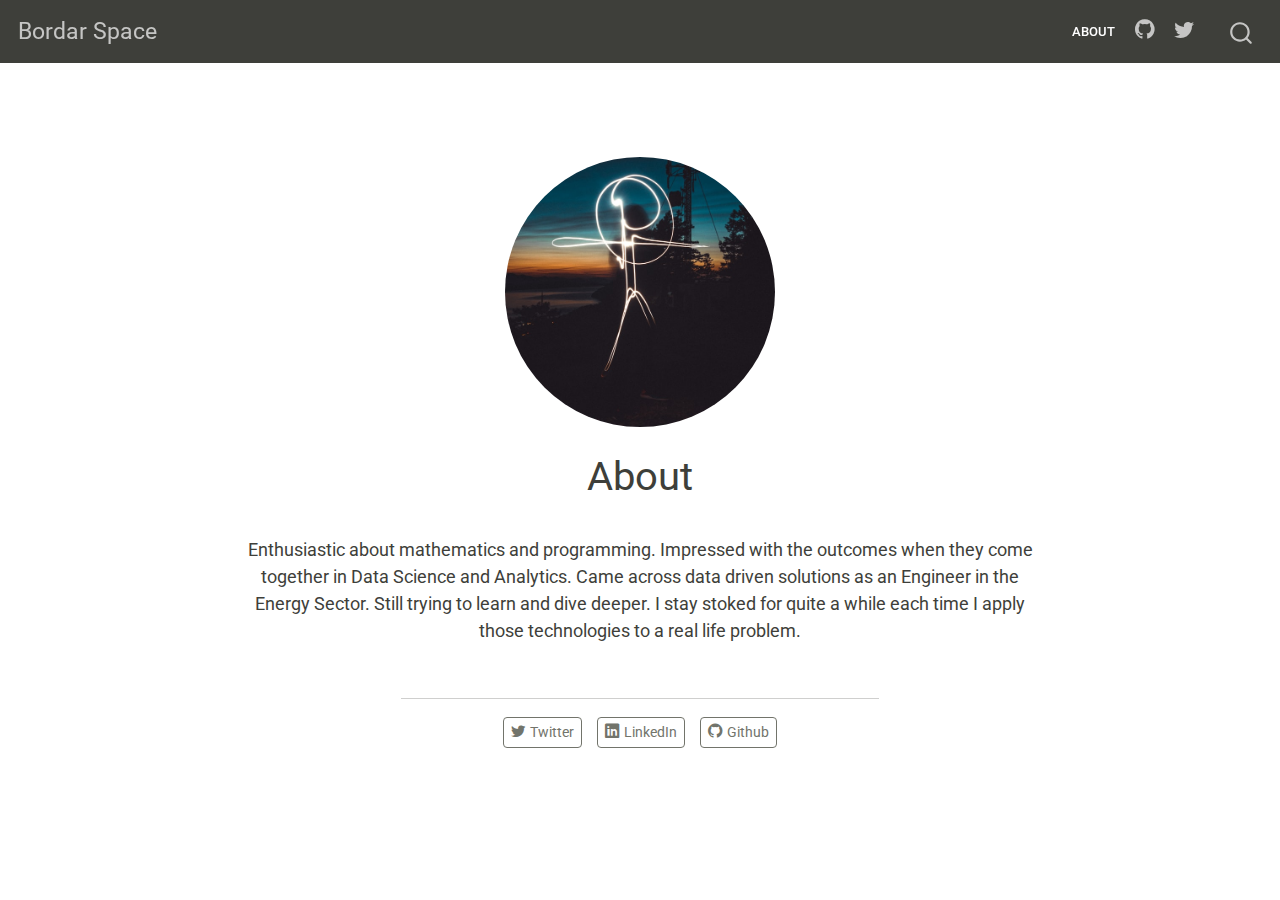
<file: about.html>
<!DOCTYPE html>
<html xmlns="http://www.w3.org/1999/xhtml" lang="en" xml:lang="en"><head>

<meta charset="utf-8">
<meta name="generator" content="quarto-1.1.251">

<meta name="viewport" content="width=device-width, initial-scale=1.0, user-scalable=yes">


<title>Bordar Space - About</title>
<style>
code{white-space: pre-wrap;}
span.smallcaps{font-variant: small-caps;}
div.columns{display: flex; gap: min(4vw, 1.5em);}
div.column{flex: auto; overflow-x: auto;}
div.hanging-indent{margin-left: 1.5em; text-indent: -1.5em;}
ul.task-list{list-style: none;}
ul.task-list li input[type="checkbox"] {
  width: 0.8em;
  margin: 0 0.8em 0.2em -1.6em;
  vertical-align: middle;
}
</style>


<script src="site_libs/quarto-nav/quarto-nav.js"></script>
<script src="site_libs/quarto-nav/headroom.min.js"></script>
<script src="site_libs/clipboard/clipboard.min.js"></script>
<script src="site_libs/quarto-search/autocomplete.umd.js"></script>
<script src="site_libs/quarto-search/fuse.min.js"></script>
<script src="site_libs/quarto-search/quarto-search.js"></script>
<meta name="quarto:offset" content="./">
<link href="./images/logo.png" rel="icon" type="image/png">
<script src="site_libs/quarto-html/quarto.js"></script>
<script src="site_libs/quarto-html/popper.min.js"></script>
<script src="site_libs/quarto-html/tippy.umd.min.js"></script>
<link href="site_libs/quarto-html/tippy.css" rel="stylesheet">
<link href="site_libs/quarto-html/quarto-syntax-highlighting.css" rel="stylesheet" id="quarto-text-highlighting-styles">
<script src="site_libs/bootstrap/bootstrap.min.js"></script>
<link href="site_libs/bootstrap/bootstrap-icons.css" rel="stylesheet">
<link href="site_libs/bootstrap/bootstrap.min.css" rel="stylesheet" id="quarto-bootstrap" data-mode="light">
<script id="quarto-search-options" type="application/json">{
  "location": "navbar",
  "copy-button": false,
  "collapse-after": 3,
  "panel-placement": "end",
  "type": "overlay",
  "limit": 20,
  "language": {
    "search-no-results-text": "No results",
    "search-matching-documents-text": "matching documents",
    "search-copy-link-title": "Copy link to search",
    "search-hide-matches-text": "Hide additional matches",
    "search-more-match-text": "more match in this document",
    "search-more-matches-text": "more matches in this document",
    "search-clear-button-title": "Clear",
    "search-detached-cancel-button-title": "Cancel",
    "search-submit-button-title": "Submit"
  }
}</script>


<link rel="stylesheet" href="styles.css">
</head>

<body class="nav-fixed fullcontent">

<div id="quarto-search-results"></div>
  <header id="quarto-header" class="headroom fixed-top">
    <nav class="navbar navbar-expand-lg navbar-dark ">
      <div class="navbar-container container-fluid">
      <div class="navbar-brand-container">
    <a class="navbar-brand" href="./index.html">
    <span class="navbar-title">Bordar Space</span>
    </a>
  </div>
          <button class="navbar-toggler" type="button" data-bs-toggle="collapse" data-bs-target="#navbarCollapse" aria-controls="navbarCollapse" aria-expanded="false" aria-label="Toggle navigation" onclick="if (window.quartoToggleHeadroom) { window.quartoToggleHeadroom(); }">
  <span class="navbar-toggler-icon"></span>
</button>
          <div class="collapse navbar-collapse" id="navbarCollapse">
            <ul class="navbar-nav navbar-nav-scroll ms-auto">
  <li class="nav-item">
    <a class="nav-link active" href="./about.html" aria-current="page">About</a>
  </li>  
  <li class="nav-item compact">
    <a class="nav-link" href="https://github.com/"><i class="bi bi-github" role="img">
</i> 
 </a>
  </li>  
  <li class="nav-item compact">
    <a class="nav-link" href="https://twitter.com"><i class="bi bi-twitter" role="img">
</i> 
 </a>
  </li>  
</ul>
              <div id="quarto-search" class="" title="Search"></div>
          </div> <!-- /navcollapse -->
      </div> <!-- /container-fluid -->
    </nav>
</header>
<!-- content -->
<div id="quarto-content" class="quarto-container page-columns page-rows-contents page-layout-article page-navbar">
<!-- sidebar -->
<!-- margin-sidebar -->
    
<!-- main -->
<div class="quarto-about-jolla">
  <img src="images/profile.jpg" class="about-image
  round " style="height: 15em; width: 15em;">
 <header id="title-block-header" class="quarto-title-block default">
<div class="quarto-title">
<h1 class="title">About</h1>
</div>
<div class="quarto-title-meta">
  </div>
</header><main class="content" id="quarto-document-content">
<p>Enthusiastic about mathematics and programming. Impressed with the outcomes when they come together in Data Science and Analytics. Came across data driven solutions as an Engineer in the Energy Sector. Still trying to learn and dive deeper. I stay stoked for quite a while each time I apply those technologies to a real life problem.</p>


</main> 
  <hr class="about-sep">
   <div class="about-links">
  <a href="https://twitter.com" class="about-link">
    <i class="bi bi-twitter"></i>
     <span class="about-link-text">Twitter</span>
  </a>
  <a href="https://linkedin.com" class="about-link">
    <i class="bi bi-linkedin"></i>
     <span class="about-link-text">LinkedIn</span>
  </a>
  <a href="https://github.com" class="about-link">
    <i class="bi bi-github"></i>
     <span class="about-link-text">Github</span>
  </a>
</div>
</div>
 <!-- /main -->
<script id="quarto-html-after-body" type="application/javascript">
window.document.addEventListener("DOMContentLoaded", function (event) {
  const toggleBodyColorMode = (bsSheetEl) => {
    const mode = bsSheetEl.getAttribute("data-mode");
    const bodyEl = window.document.querySelector("body");
    if (mode === "dark") {
      bodyEl.classList.add("quarto-dark");
      bodyEl.classList.remove("quarto-light");
    } else {
      bodyEl.classList.add("quarto-light");
      bodyEl.classList.remove("quarto-dark");
    }
  }
  const toggleBodyColorPrimary = () => {
    const bsSheetEl = window.document.querySelector("link#quarto-bootstrap");
    if (bsSheetEl) {
      toggleBodyColorMode(bsSheetEl);
    }
  }
  toggleBodyColorPrimary();  
  const clipboard = new window.ClipboardJS('.code-copy-button', {
    target: function(trigger) {
      return trigger.previousElementSibling;
    }
  });
  clipboard.on('success', function(e) {
    // button target
    const button = e.trigger;
    // don't keep focus
    button.blur();
    // flash "checked"
    button.classList.add('code-copy-button-checked');
    var currentTitle = button.getAttribute("title");
    button.setAttribute("title", "Copied!");
    setTimeout(function() {
      button.setAttribute("title", currentTitle);
      button.classList.remove('code-copy-button-checked');
    }, 1000);
    // clear code selection
    e.clearSelection();
  });
  function tippyHover(el, contentFn) {
    const config = {
      allowHTML: true,
      content: contentFn,
      maxWidth: 500,
      delay: 100,
      arrow: false,
      appendTo: function(el) {
          return el.parentElement;
      },
      interactive: true,
      interactiveBorder: 10,
      theme: 'quarto',
      placement: 'bottom-start'
    };
    window.tippy(el, config); 
  }
  const noterefs = window.document.querySelectorAll('a[role="doc-noteref"]');
  for (var i=0; i<noterefs.length; i++) {
    const ref = noterefs[i];
    tippyHover(ref, function() {
      // use id or data attribute instead here
      let href = ref.getAttribute('data-footnote-href') || ref.getAttribute('href');
      try { href = new URL(href).hash; } catch {}
      const id = href.replace(/^#\/?/, "");
      const note = window.document.getElementById(id);
      return note.innerHTML;
    });
  }
  var bibliorefs = window.document.querySelectorAll('a[role="doc-biblioref"]');
  for (var i=0; i<bibliorefs.length; i++) {
    const ref = bibliorefs[i];
    const cites = ref.parentNode.getAttribute('data-cites').split(' ');
    tippyHover(ref, function() {
      var popup = window.document.createElement('div');
      cites.forEach(function(cite) {
        var citeDiv = window.document.createElement('div');
        citeDiv.classList.add('hanging-indent');
        citeDiv.classList.add('csl-entry');
        var biblioDiv = window.document.getElementById('ref-' + cite);
        if (biblioDiv) {
          citeDiv.innerHTML = biblioDiv.innerHTML;
        }
        popup.appendChild(citeDiv);
      });
      return popup.innerHTML;
    });
  }
});
</script>
</div> <!-- /content -->



</body></html>
</file>
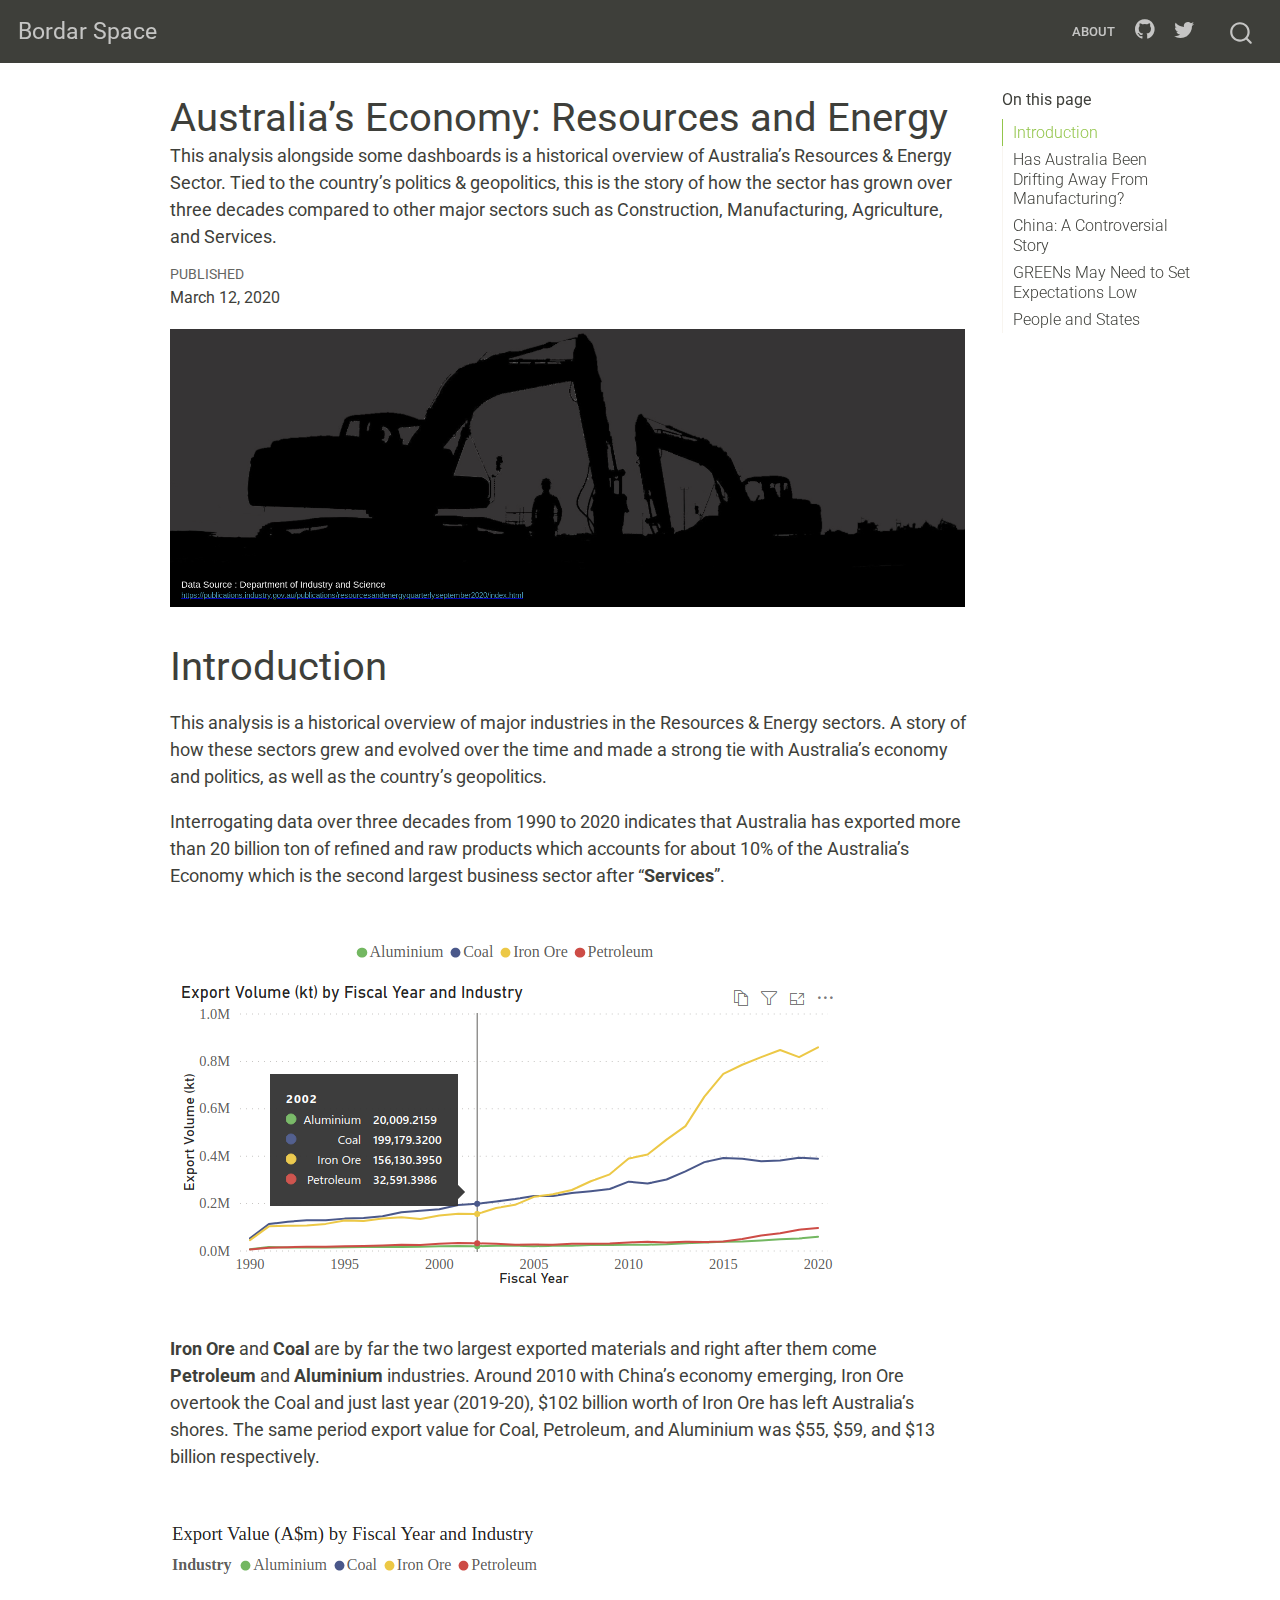
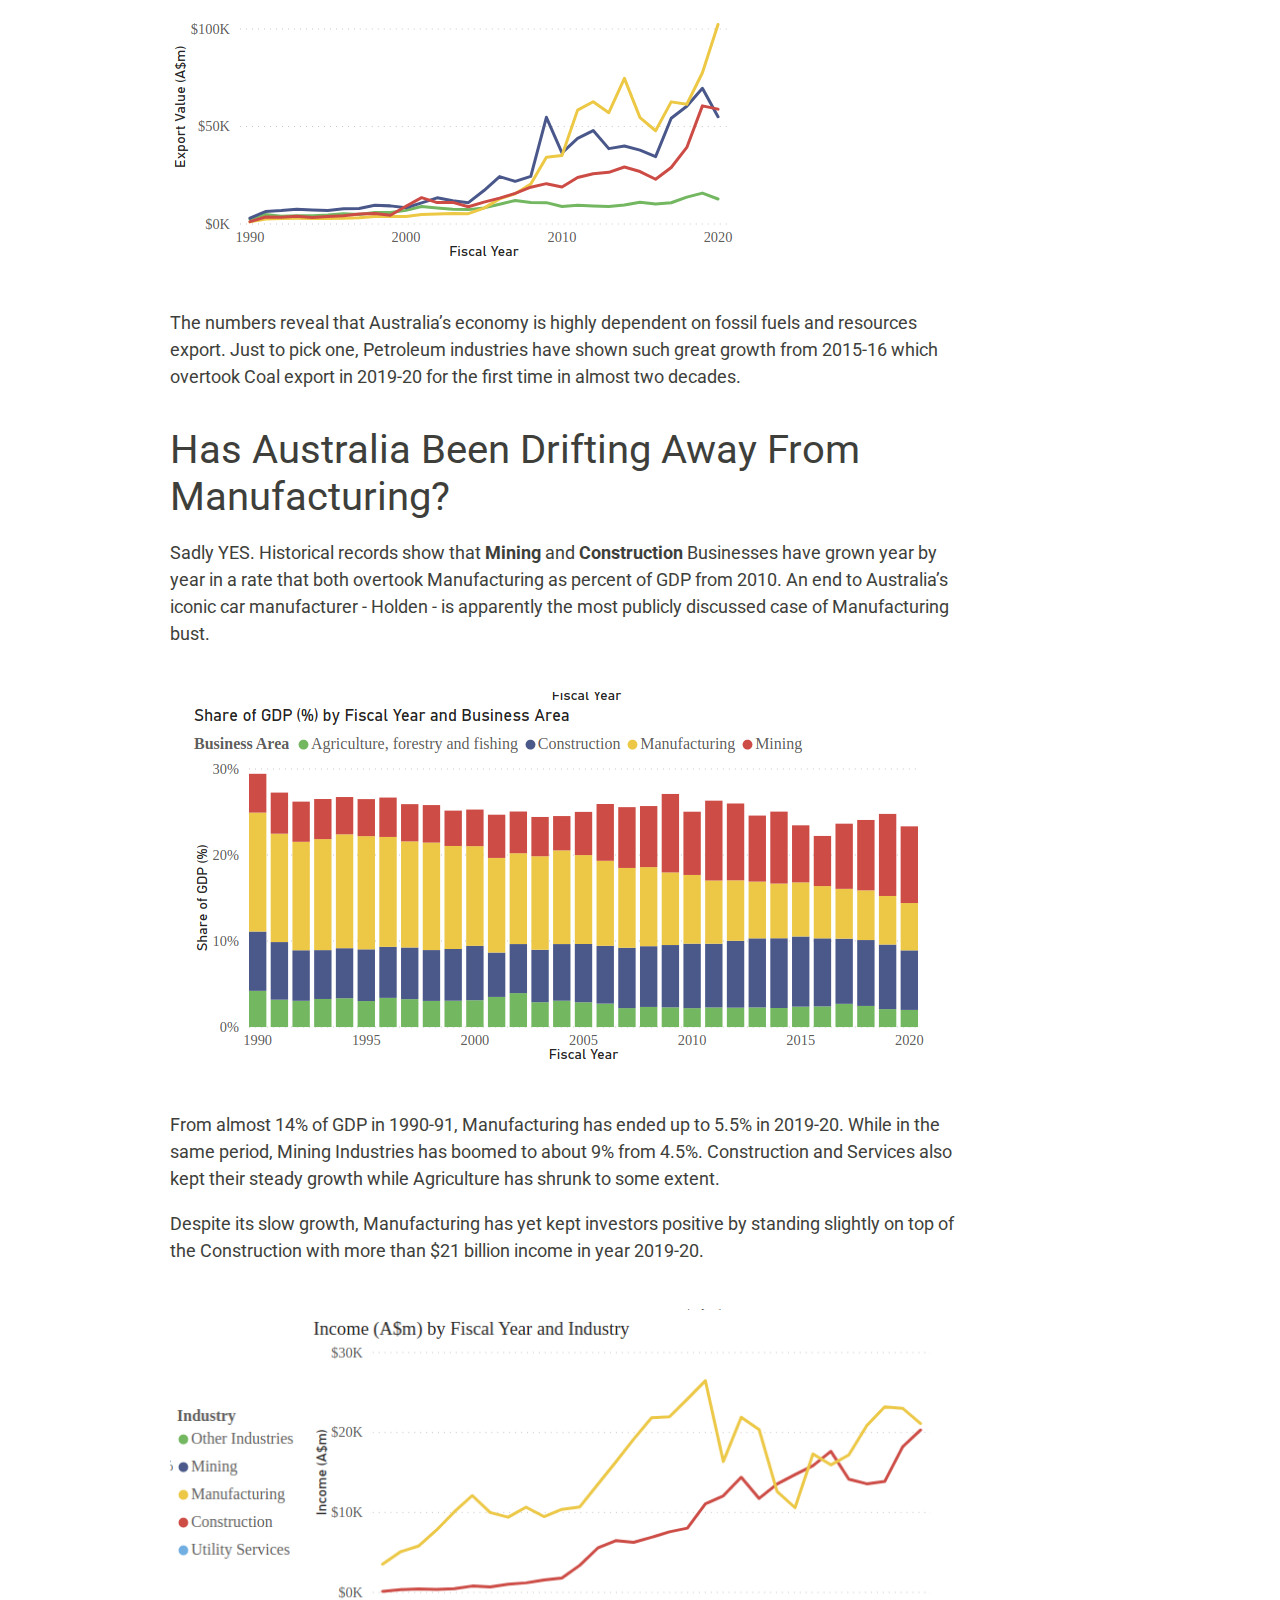
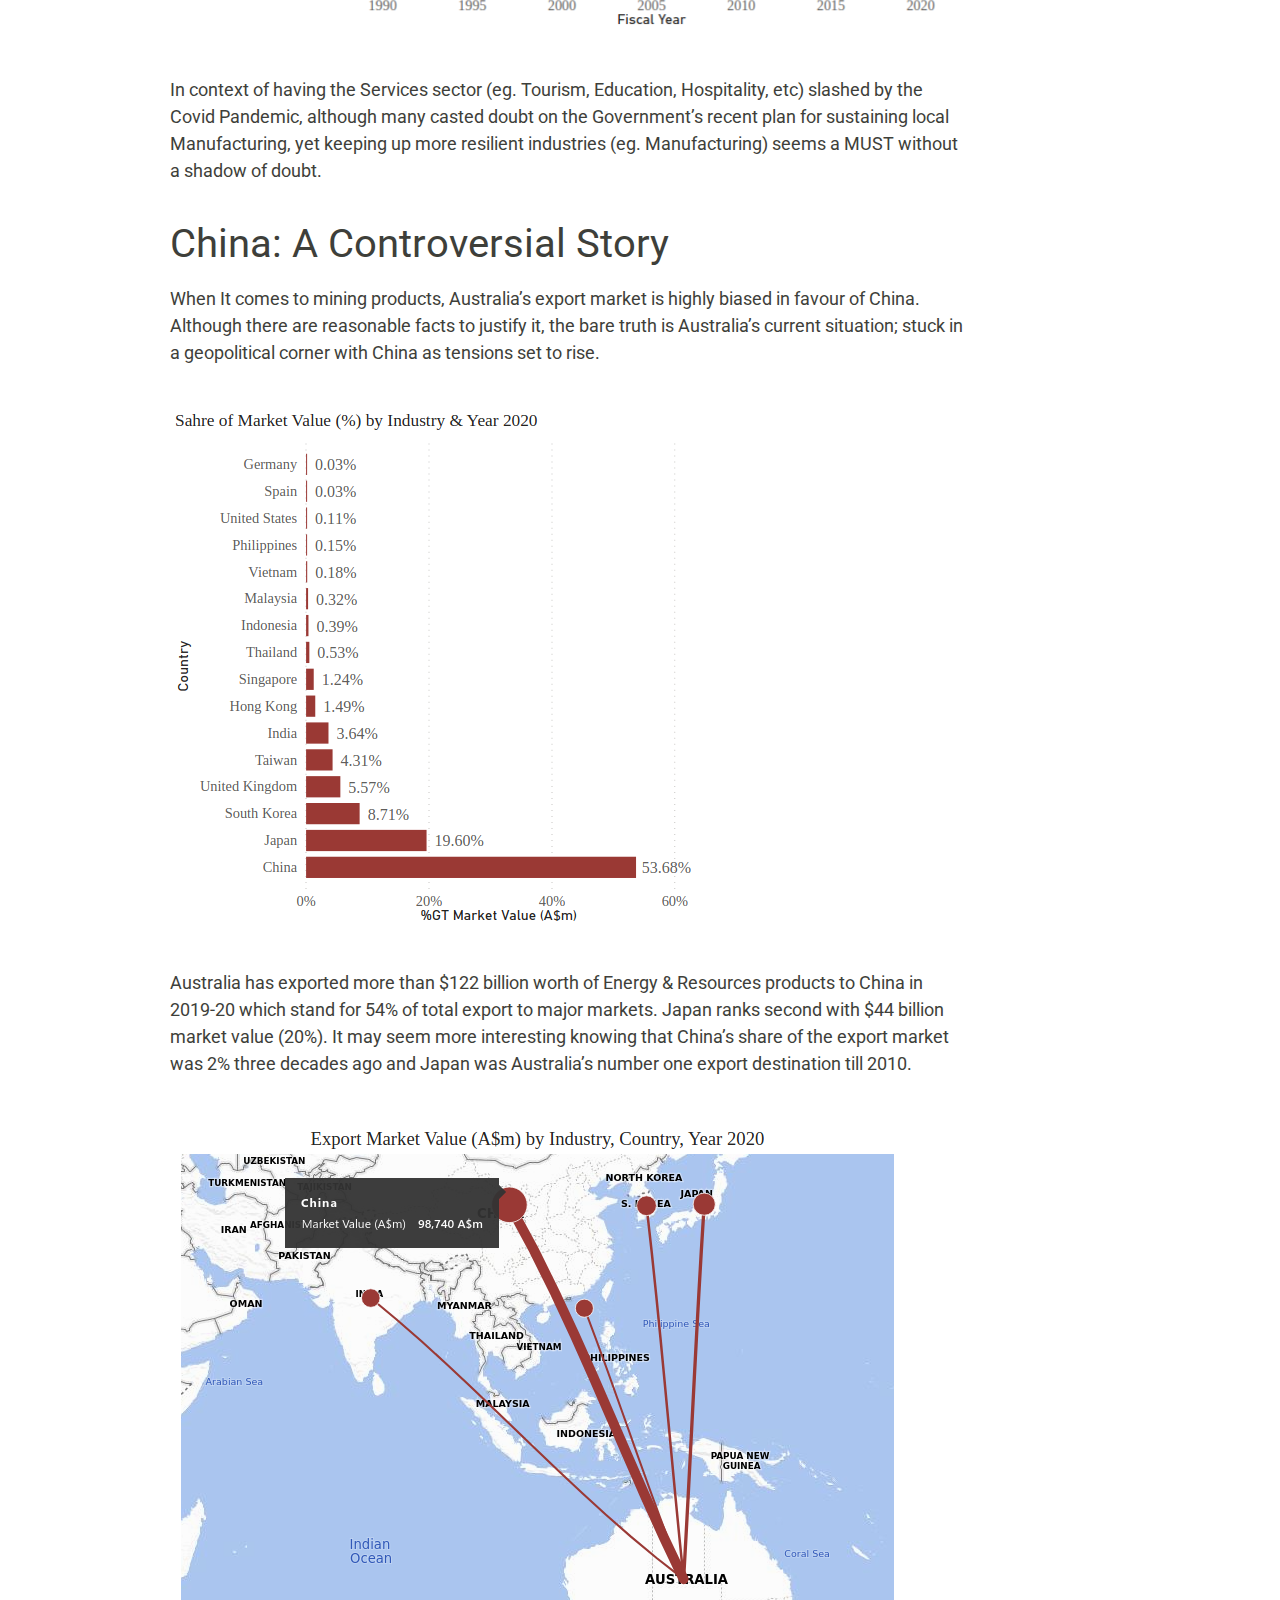
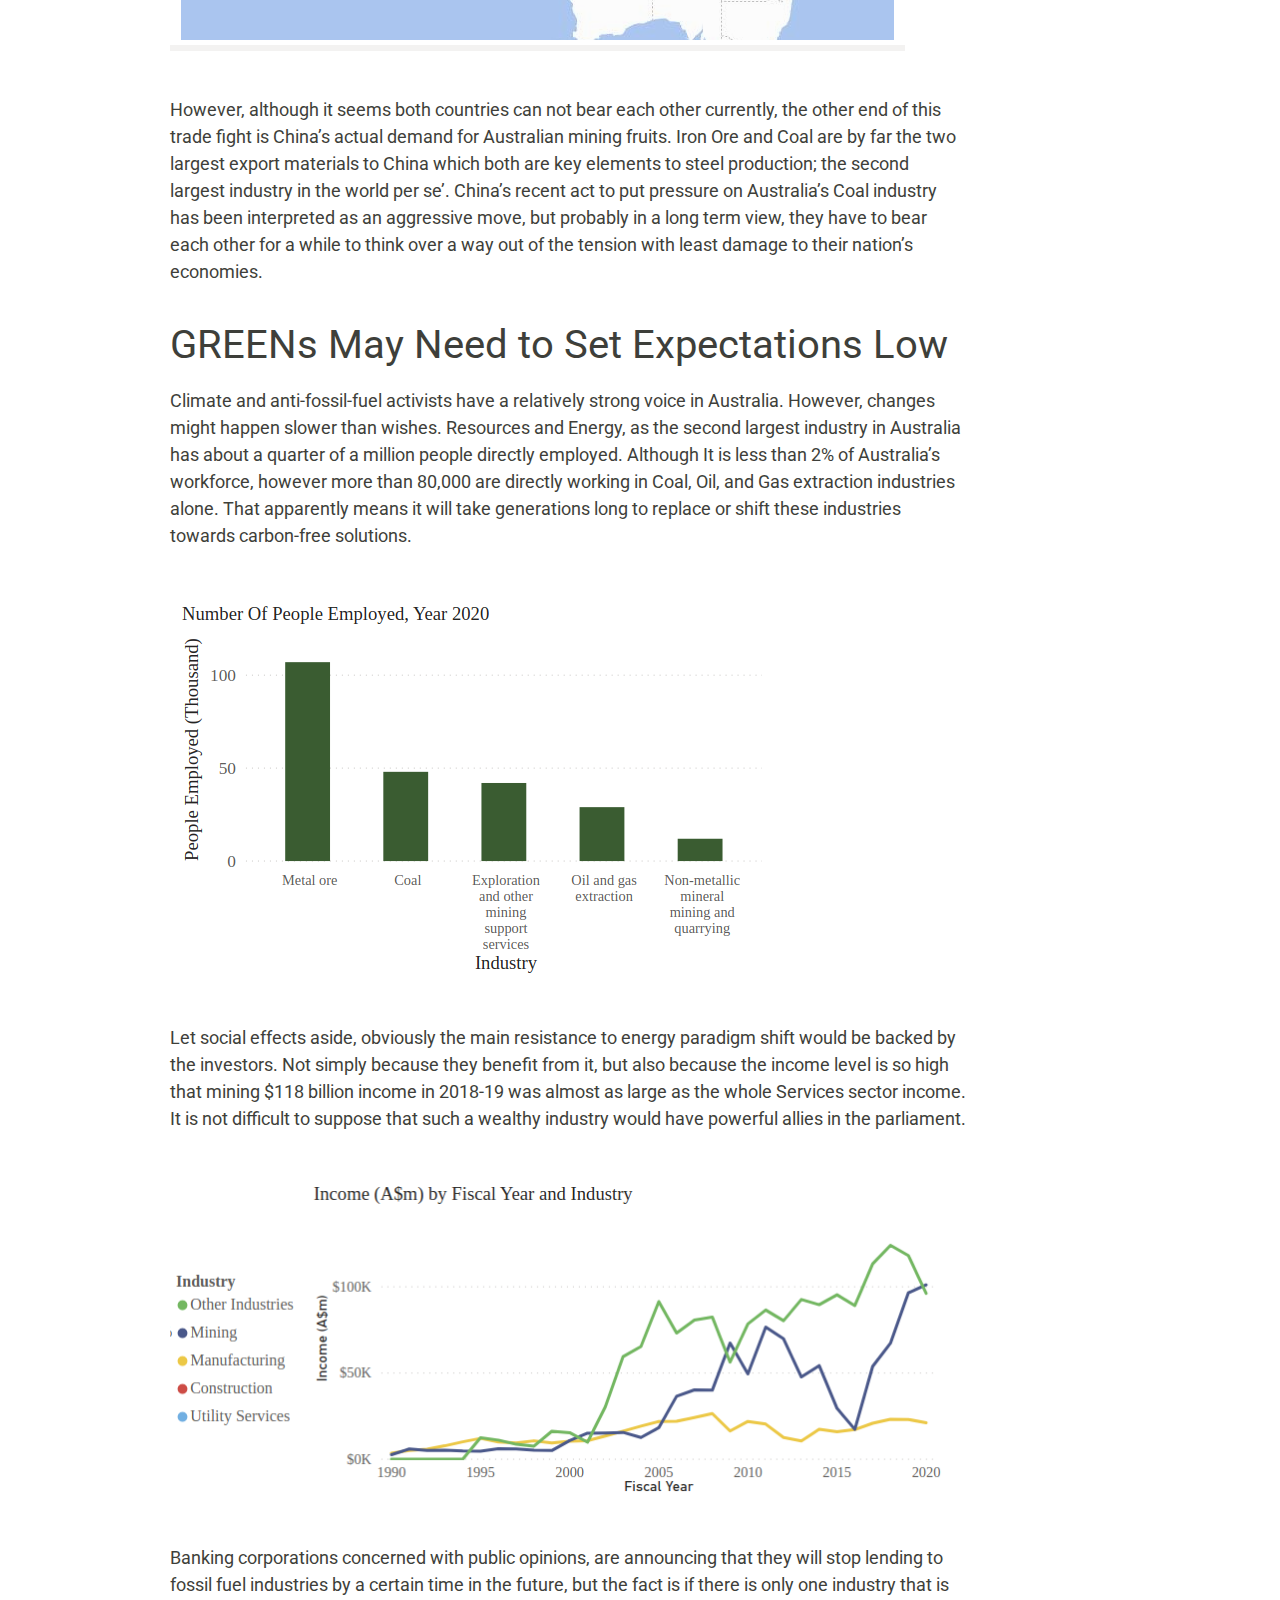
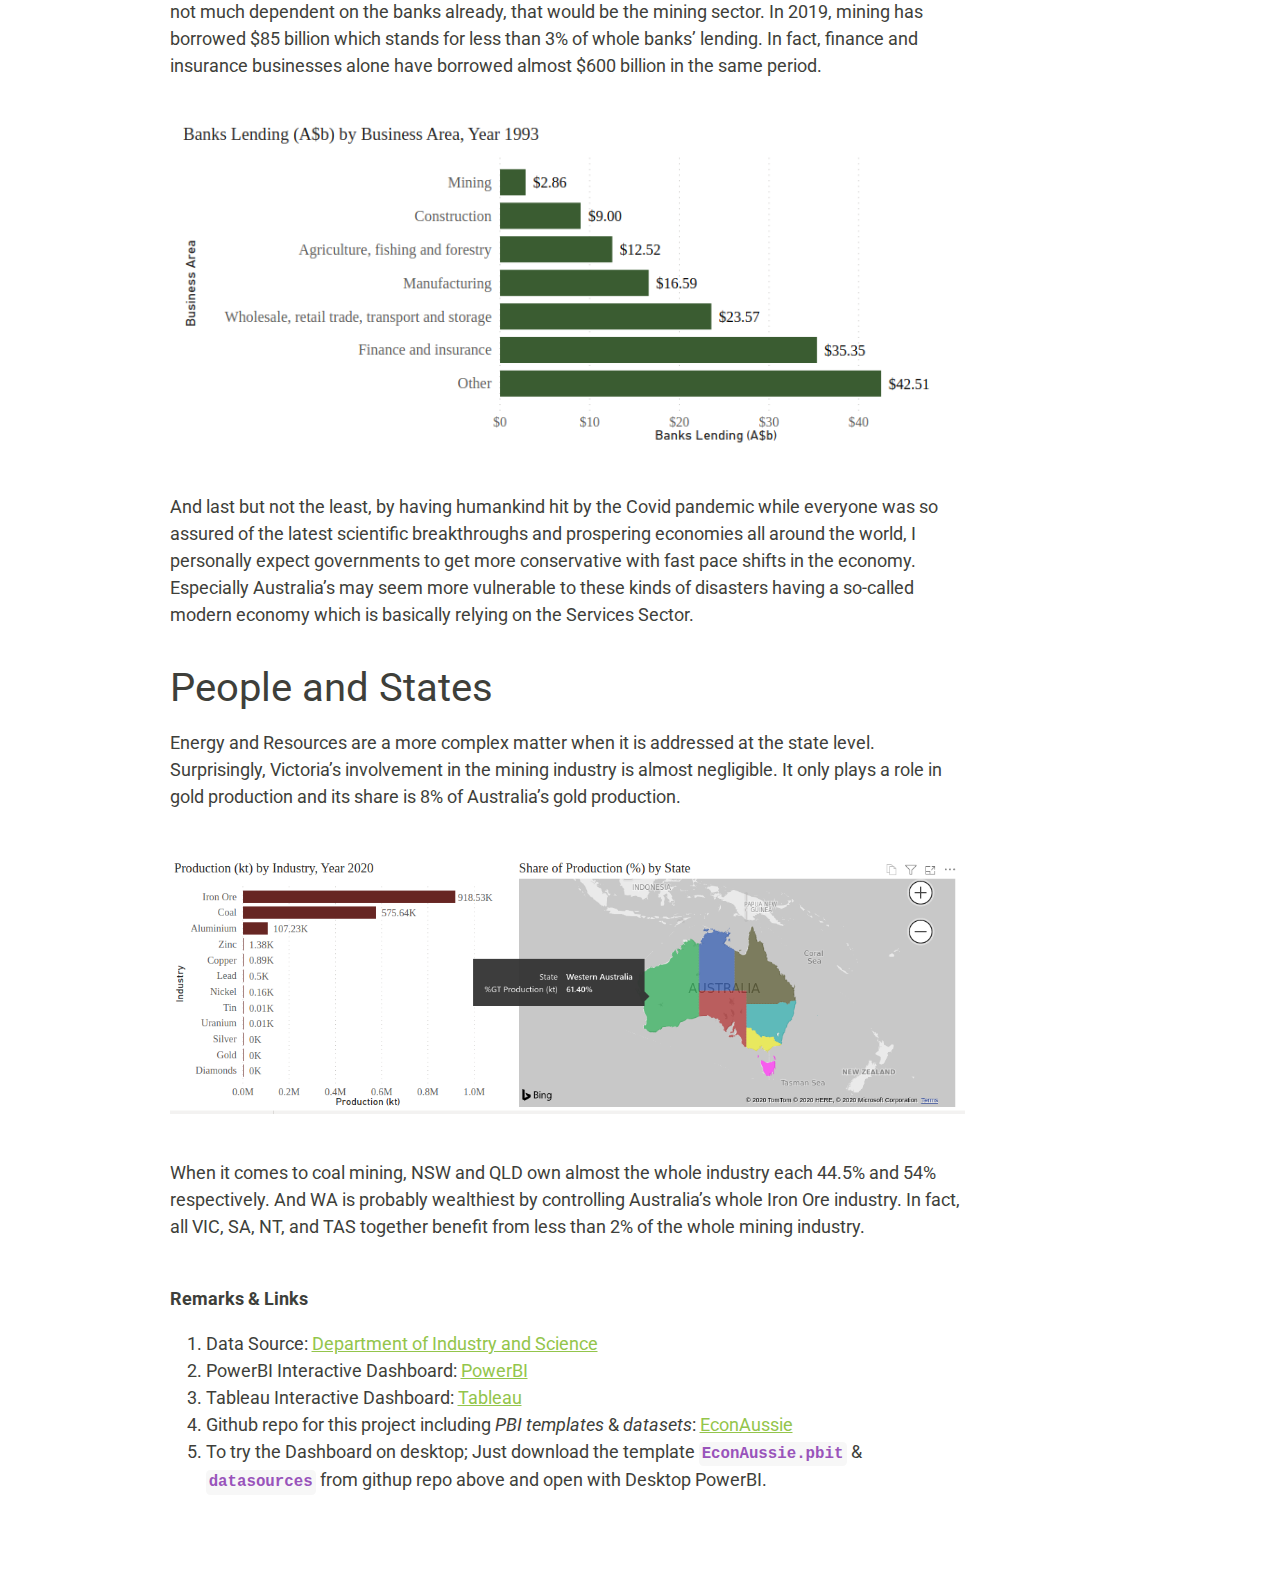
<file: posts/01-aus-economy/aus-economy.html>
<!DOCTYPE html>
<html xmlns="http://www.w3.org/1999/xhtml" lang="en" xml:lang="en"><head>

<meta charset="utf-8">
<meta name="generator" content="quarto-1.1.251">

<meta name="viewport" content="width=device-width, initial-scale=1.0, user-scalable=yes">

<meta name="dcterms.date" content="2020-03-12">
<meta name="description" content="This analysis alongside some dashboards is a historical overview of Australia’s Resources &amp; Energy Sector. Tied to the country’s politics &amp; geopolitics, this is the story of how the sector has grown over three decades compared to other major sectors such as Construction, Manufacturing, Agriculture, and Services.">

<title>Bordar Space - Australia’s Economy: Resources and Energy</title>
<style>
code{white-space: pre-wrap;}
span.smallcaps{font-variant: small-caps;}
div.columns{display: flex; gap: min(4vw, 1.5em);}
div.column{flex: auto; overflow-x: auto;}
div.hanging-indent{margin-left: 1.5em; text-indent: -1.5em;}
ul.task-list{list-style: none;}
ul.task-list li input[type="checkbox"] {
  width: 0.8em;
  margin: 0 0.8em 0.2em -1.6em;
  vertical-align: middle;
}
</style>


<script src="../../site_libs/quarto-nav/quarto-nav.js"></script>
<script src="../../site_libs/quarto-nav/headroom.min.js"></script>
<script src="../../site_libs/clipboard/clipboard.min.js"></script>
<script src="../../site_libs/quarto-search/autocomplete.umd.js"></script>
<script src="../../site_libs/quarto-search/fuse.min.js"></script>
<script src="../../site_libs/quarto-search/quarto-search.js"></script>
<meta name="quarto:offset" content="../../">
<link href="../../images/logo.png" rel="icon" type="image/png">
<script src="../../site_libs/quarto-html/quarto.js"></script>
<script src="../../site_libs/quarto-html/popper.min.js"></script>
<script src="../../site_libs/quarto-html/tippy.umd.min.js"></script>
<script src="../../site_libs/quarto-html/anchor.min.js"></script>
<link href="../../site_libs/quarto-html/tippy.css" rel="stylesheet">
<link href="../../site_libs/quarto-html/quarto-syntax-highlighting.css" rel="stylesheet" id="quarto-text-highlighting-styles">
<script src="../../site_libs/bootstrap/bootstrap.min.js"></script>
<link href="../../site_libs/bootstrap/bootstrap-icons.css" rel="stylesheet">
<link href="../../site_libs/bootstrap/bootstrap.min.css" rel="stylesheet" id="quarto-bootstrap" data-mode="light">
<script id="quarto-search-options" type="application/json">{
  "location": "navbar",
  "copy-button": false,
  "collapse-after": 3,
  "panel-placement": "end",
  "type": "overlay",
  "limit": 20,
  "language": {
    "search-no-results-text": "No results",
    "search-matching-documents-text": "matching documents",
    "search-copy-link-title": "Copy link to search",
    "search-hide-matches-text": "Hide additional matches",
    "search-more-match-text": "more match in this document",
    "search-more-matches-text": "more matches in this document",
    "search-clear-button-title": "Clear",
    "search-detached-cancel-button-title": "Cancel",
    "search-submit-button-title": "Submit"
  }
}</script>


<link rel="stylesheet" href="../../styles.css">
</head>

<body class="nav-fixed">

<div id="quarto-search-results"></div>
  <header id="quarto-header" class="headroom fixed-top">
    <nav class="navbar navbar-expand-lg navbar-dark ">
      <div class="navbar-container container-fluid">
      <div class="navbar-brand-container">
    <a class="navbar-brand" href="../../index.html">
    <span class="navbar-title">Bordar Space</span>
    </a>
  </div>
          <button class="navbar-toggler" type="button" data-bs-toggle="collapse" data-bs-target="#navbarCollapse" aria-controls="navbarCollapse" aria-expanded="false" aria-label="Toggle navigation" onclick="if (window.quartoToggleHeadroom) { window.quartoToggleHeadroom(); }">
  <span class="navbar-toggler-icon"></span>
</button>
          <div class="collapse navbar-collapse" id="navbarCollapse">
            <ul class="navbar-nav navbar-nav-scroll ms-auto">
  <li class="nav-item">
    <a class="nav-link" href="../../about.html">About</a>
  </li>  
  <li class="nav-item compact">
    <a class="nav-link" href="https://github.com/"><i class="bi bi-github" role="img">
</i> 
 </a>
  </li>  
  <li class="nav-item compact">
    <a class="nav-link" href="https://twitter.com"><i class="bi bi-twitter" role="img">
</i> 
 </a>
  </li>  
</ul>
              <div id="quarto-search" class="" title="Search"></div>
          </div> <!-- /navcollapse -->
      </div> <!-- /container-fluid -->
    </nav>
</header>
<!-- content -->
<div id="quarto-content" class="quarto-container page-columns page-rows-contents page-layout-article page-navbar">
<!-- sidebar -->
<!-- margin-sidebar -->
    <div id="quarto-margin-sidebar" class="sidebar margin-sidebar">
        <nav id="TOC" role="doc-toc" class="toc-active">
    <h2 id="toc-title">On this page</h2>
   
  <ul>
  <li><a href="#introduction" id="toc-introduction" class="nav-link active" data-scroll-target="#introduction">Introduction</a></li>
  <li><a href="#has-australia-been-drifting-away-from-manufacturing" id="toc-has-australia-been-drifting-away-from-manufacturing" class="nav-link" data-scroll-target="#has-australia-been-drifting-away-from-manufacturing">Has Australia Been Drifting Away From Manufacturing?</a></li>
  <li><a href="#china-a-controversial-story" id="toc-china-a-controversial-story" class="nav-link" data-scroll-target="#china-a-controversial-story">China: A Controversial Story</a></li>
  <li><a href="#greens-may-need-to-set-expectations-low" id="toc-greens-may-need-to-set-expectations-low" class="nav-link" data-scroll-target="#greens-may-need-to-set-expectations-low">GREENs May Need to Set Expectations Low</a></li>
  <li><a href="#people-and-states" id="toc-people-and-states" class="nav-link" data-scroll-target="#people-and-states">People and States</a></li>
  </ul>
</nav>
    </div>
<!-- main -->
<main class="content" id="quarto-document-content">

<header id="title-block-header" class="quarto-title-block default">
<div class="quarto-title">
<h1 class="title">Australia’s Economy: Resources and Energy</h1>
  </div>

<div>
  <div class="description">
    This analysis alongside some dashboards is a historical overview of Australia’s Resources &amp; Energy Sector. Tied to the country’s politics &amp; geopolitics, this is the story of how the sector has grown over three decades compared to other major sectors such as Construction, Manufacturing, Agriculture, and Services.
  </div>
</div>


<div class="quarto-title-meta">

    
    <div>
    <div class="quarto-title-meta-heading">Published</div>
    <div class="quarto-title-meta-contents">
      <p class="date">March 12, 2020</p>
    </div>
  </div>
    
  </div>
  

</header>

<p><img src="images/cover.png" class="img-fluid"></p>
<section id="introduction" class="level1">
<h1>Introduction</h1>
<p>This analysis is a historical overview of major industries in the Resources &amp; Energy sectors. A story of how these sectors grew and evolved over the time and made a strong tie with Australia’s economy and politics, as well as the country’s geopolitics.</p>
<p>Interrogating data over three decades from 1990 to 2020 indicates that Australia has exported more than 20 billion ton of refined and raw products which accounts for about 10% of the Australia’s Economy which is the second largest business sector after “<strong>Services</strong>”.</p>
<p><br> <img src="images/1-1.png" class="img-fluid"></p>
<p><br> <strong>Iron Ore</strong> and <strong>Coal</strong> are by far the two largest exported materials and right after them come <strong>Petroleum</strong> and <strong>Aluminium</strong> industries. Around 2010 with China’s economy emerging, Iron Ore overtook the Coal and just last year (2019-20), $102 billion worth of Iron Ore has left Australia’s shores. The same period export value for Coal, Petroleum, and Aluminium was $55, $59, and $13 billion respectively.</p>
<p><br> <img src="images/1-2.png" class="img-fluid"></p>
<p><br> The numbers reveal that Australia’s economy is highly dependent on fossil fuels and resources export. Just to pick one, Petroleum industries have shown such great growth from 2015-16 which overtook Coal export in 2019-20 for the first time in almost two decades.</p>
</section>
<section id="has-australia-been-drifting-away-from-manufacturing" class="level1">
<h1>Has Australia Been Drifting Away From Manufacturing?</h1>
<p>Sadly YES. Historical records show that <strong>Mining</strong> and <strong>Construction</strong> Businesses have grown year by year in a rate that both overtook Manufacturing as percent of GDP from 2010. An end to Australia’s iconic car manufacturer - Holden - is apparently the most publicly discussed case of Manufacturing bust.</p>
<p><br> <img src="images/2-1.png" class="img-fluid"></p>
<p><br> From almost 14% of GDP in 1990-91, Manufacturing has ended up to 5.5% in 2019-20. While in the same period, Mining Industries has boomed to about 9% from 4.5%. Construction and Services also kept their steady growth while Agriculture has shrunk to some extent.</p>
<p>Despite its slow growth, Manufacturing has yet kept investors positive by standing slightly on top of the Construction with more than $21 billion income in year 2019-20.</p>
<p><br> <img src="images/2-2.png" class="img-fluid"></p>
<p><br> In context of having the Services sector (eg. Tourism, Education, Hospitality, etc) slashed by the Covid Pandemic, although many casted doubt on the Government’s recent plan for sustaining local Manufacturing, yet keeping up more resilient industries (eg. Manufacturing) seems a MUST without a shadow of doubt.</p>
</section>
<section id="china-a-controversial-story" class="level1">
<h1>China: A Controversial Story</h1>
<p>When It comes to mining products, Australia’s export market is highly biased in favour of China. Although there are reasonable facts to justify it, the bare truth is Australia’s current situation; stuck in a geopolitical corner with China as tensions set to rise.</p>
<p><br> <img src="images/3-1.png" class="img-fluid"></p>
<p><br> Australia has exported more than $122 billion worth of Energy &amp; Resources products to China in 2019-20 which stand for 54% of total export to major markets. Japan ranks second with $44 billion market value (20%). It may seem more interesting knowing that China’s share of the export market was 2% three decades ago and Japan was Australia’s number one export destination till 2010.</p>
<p><br> <img src="images/3-2.png" class="img-fluid"></p>
<p><br> However, although it seems both countries can not bear each other currently, the other end of this trade fight is China’s actual demand for Australian mining fruits. Iron Ore and Coal are by far the two largest export materials to China which both are key elements to steel production; the second largest industry in the world per se’. China’s recent act to put pressure on Australia’s Coal industry has been interpreted as an aggressive move, but probably in a long term view, they have to bear each other for a while to think over a way out of the tension with least damage to their nation’s economies.</p>
</section>
<section id="greens-may-need-to-set-expectations-low" class="level1">
<h1>GREENs May Need to Set Expectations Low</h1>
<p>Climate and anti-fossil-fuel activists have a relatively strong voice in Australia. However, changes might happen slower than wishes. Resources and Energy, as the second largest industry in Australia has about a quarter of a million people directly employed. Although It is less than 2% of Australia’s workforce, however more than 80,000 are directly working in Coal, Oil, and Gas extraction industries alone. That apparently means it will take generations long to replace or shift these industries towards carbon-free solutions.</p>
<p><br> <img src="images/4-1.png" class="img-fluid"></p>
<p><br> Let social effects aside, obviously the main resistance to energy paradigm shift would be backed by the investors. Not simply because they benefit from it, but also because the income level is so high that mining $118 billion income in 2018-19 was almost as large as the whole Services sector income. It is not difficult to suppose that such a wealthy industry would have powerful allies in the parliament.</p>
<p><br> <img src="images/4-2.png" class="img-fluid"></p>
<p><br> Banking corporations concerned with public opinions, are announcing that they will stop lending to fossil fuel industries by a certain time in the future, but the fact is if there is only one industry that is not much dependent on the banks already, that would be the mining sector. In 2019, mining has borrowed $85 billion which stands for less than 3% of whole banks’ lending. In fact, finance and insurance businesses alone have borrowed almost $600 billion in the same period.</p>
<p><br> <img src="images/4-3.png" class="img-fluid"></p>
<p><br> And last but not the least, by having humankind hit by the Covid pandemic while everyone was so assured of the latest scientific breakthroughs and prospering economies all around the world, I personally expect governments to get more conservative with fast pace shifts in the economy. Especially Australia’s may seem more vulnerable to these kinds of disasters having a so-called modern economy which is basically relying on the Services Sector.</p>
</section>
<section id="people-and-states" class="level1">
<h1>People and States</h1>
<p>Energy and Resources are a more complex matter when it is addressed at the state level. Surprisingly, Victoria’s involvement in the mining industry is almost negligible. It only plays a role in gold production and its share is 8% of Australia’s gold production.</p>
<p><br> <img src="images/5-1.png" class="img-fluid"></p>
<p><br> When it comes to coal mining, NSW and QLD own almost the whole industry each 44.5% and 54% respectively. And WA is probably wealthiest by controlling Australia’s whole Iron Ore industry. In fact, all VIC, SA, NT, and TAS together benefit from less than 2% of the whole mining industry.</p>
<p><br> <strong>Remarks &amp; Links</strong></p>
<ol type="1">
<li>Data Source: <a href="https://publications.industry.gov.au/publications/resourcesandenergyquarterlyseptember2020/index.html">Department of Industry and Science</a></li>
<li>PowerBI Interactive Dashboard: <a href="https://app.powerbi.com/view?r=eyJrIjoiYzA3NzU2NmQtOWFmYS00N2QxLWI4ZTQtY2Q2NDUxMGQ4ZDFkIiwidCI6IjU0ZjZkMTYyLTIzYTgtNDMxNy1iOGRmLTYxMGVkMzU4MTA4YyJ9&amp;pageName=ReportSection">PowerBI</a></li>
<li>Tableau Interactive Dashboard: <a href="https://public.tableau.com/app/profile/mohsen.saki/viz/Ener_Res_Dash/EnergyResources">Tableau</a></li>
<li>Github repo for this project including <em>PBI templates</em> &amp; <em>datasets</em>: <a href="https://github.com/mohsen-saki/EconAussie">EconAussie</a></li>
<li>To try the Dashboard on desktop; Just download the template <strong><code>EconAussie.pbit</code></strong> &amp; <strong><code>datasources</code></strong> from githup repo above and open with Desktop PowerBI.</li>
</ol>


</section>

</main> <!-- /main -->
<script id="quarto-html-after-body" type="application/javascript">
window.document.addEventListener("DOMContentLoaded", function (event) {
  const toggleBodyColorMode = (bsSheetEl) => {
    const mode = bsSheetEl.getAttribute("data-mode");
    const bodyEl = window.document.querySelector("body");
    if (mode === "dark") {
      bodyEl.classList.add("quarto-dark");
      bodyEl.classList.remove("quarto-light");
    } else {
      bodyEl.classList.add("quarto-light");
      bodyEl.classList.remove("quarto-dark");
    }
  }
  const toggleBodyColorPrimary = () => {
    const bsSheetEl = window.document.querySelector("link#quarto-bootstrap");
    if (bsSheetEl) {
      toggleBodyColorMode(bsSheetEl);
    }
  }
  toggleBodyColorPrimary();  
  const icon = "";
  const anchorJS = new window.AnchorJS();
  anchorJS.options = {
    placement: 'right',
    icon: icon
  };
  anchorJS.add('.anchored');
  const clipboard = new window.ClipboardJS('.code-copy-button', {
    target: function(trigger) {
      return trigger.previousElementSibling;
    }
  });
  clipboard.on('success', function(e) {
    // button target
    const button = e.trigger;
    // don't keep focus
    button.blur();
    // flash "checked"
    button.classList.add('code-copy-button-checked');
    var currentTitle = button.getAttribute("title");
    button.setAttribute("title", "Copied!");
    setTimeout(function() {
      button.setAttribute("title", currentTitle);
      button.classList.remove('code-copy-button-checked');
    }, 1000);
    // clear code selection
    e.clearSelection();
  });
  function tippyHover(el, contentFn) {
    const config = {
      allowHTML: true,
      content: contentFn,
      maxWidth: 500,
      delay: 100,
      arrow: false,
      appendTo: function(el) {
          return el.parentElement;
      },
      interactive: true,
      interactiveBorder: 10,
      theme: 'quarto',
      placement: 'bottom-start'
    };
    window.tippy(el, config); 
  }
  const noterefs = window.document.querySelectorAll('a[role="doc-noteref"]');
  for (var i=0; i<noterefs.length; i++) {
    const ref = noterefs[i];
    tippyHover(ref, function() {
      // use id or data attribute instead here
      let href = ref.getAttribute('data-footnote-href') || ref.getAttribute('href');
      try { href = new URL(href).hash; } catch {}
      const id = href.replace(/^#\/?/, "");
      const note = window.document.getElementById(id);
      return note.innerHTML;
    });
  }
  var bibliorefs = window.document.querySelectorAll('a[role="doc-biblioref"]');
  for (var i=0; i<bibliorefs.length; i++) {
    const ref = bibliorefs[i];
    const cites = ref.parentNode.getAttribute('data-cites').split(' ');
    tippyHover(ref, function() {
      var popup = window.document.createElement('div');
      cites.forEach(function(cite) {
        var citeDiv = window.document.createElement('div');
        citeDiv.classList.add('hanging-indent');
        citeDiv.classList.add('csl-entry');
        var biblioDiv = window.document.getElementById('ref-' + cite);
        if (biblioDiv) {
          citeDiv.innerHTML = biblioDiv.innerHTML;
        }
        popup.appendChild(citeDiv);
      });
      return popup.innerHTML;
    });
  }
});
</script>
<script src="https://utteranc.es/client.js" repo="mohsen-saki/bordar_space" issue-term="pathname" theme="github-light" crossorigin="anonymous" async="">
</script>
</div> <!-- /content -->



</body></html>
</file>
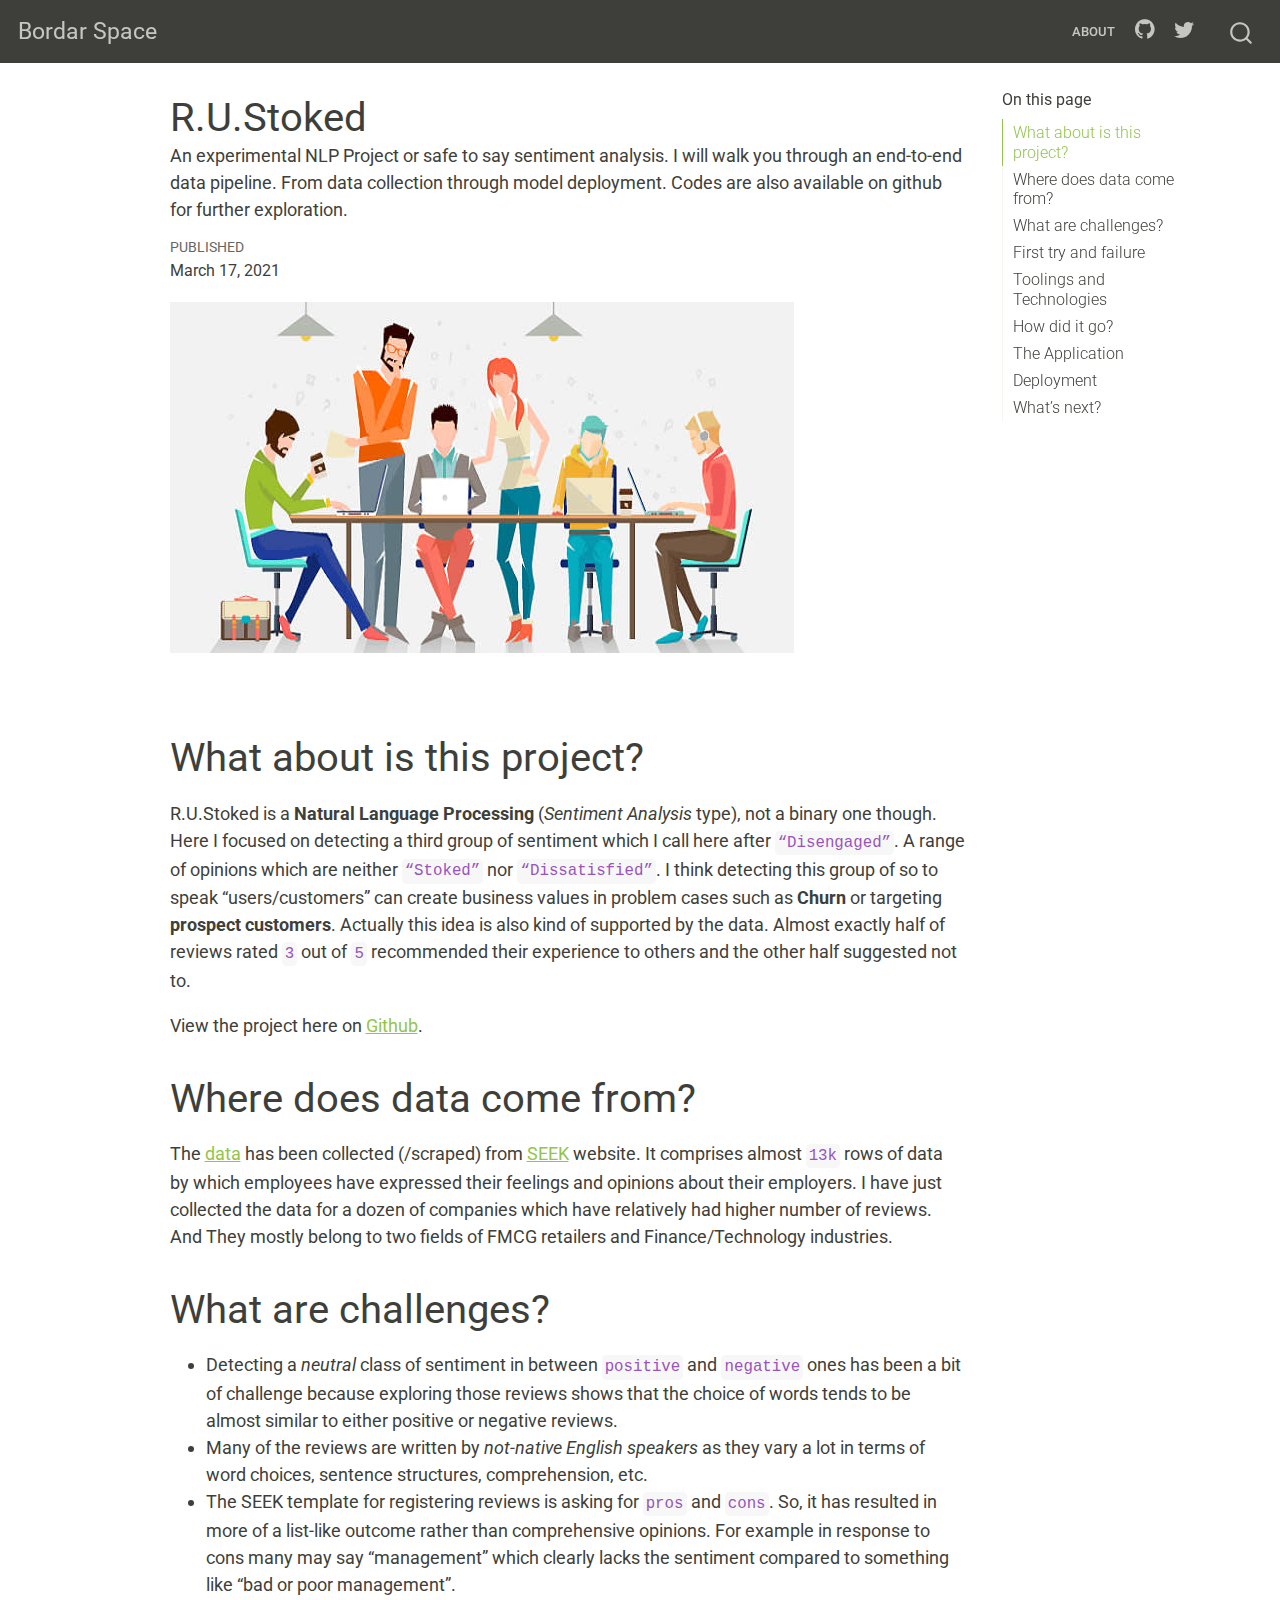
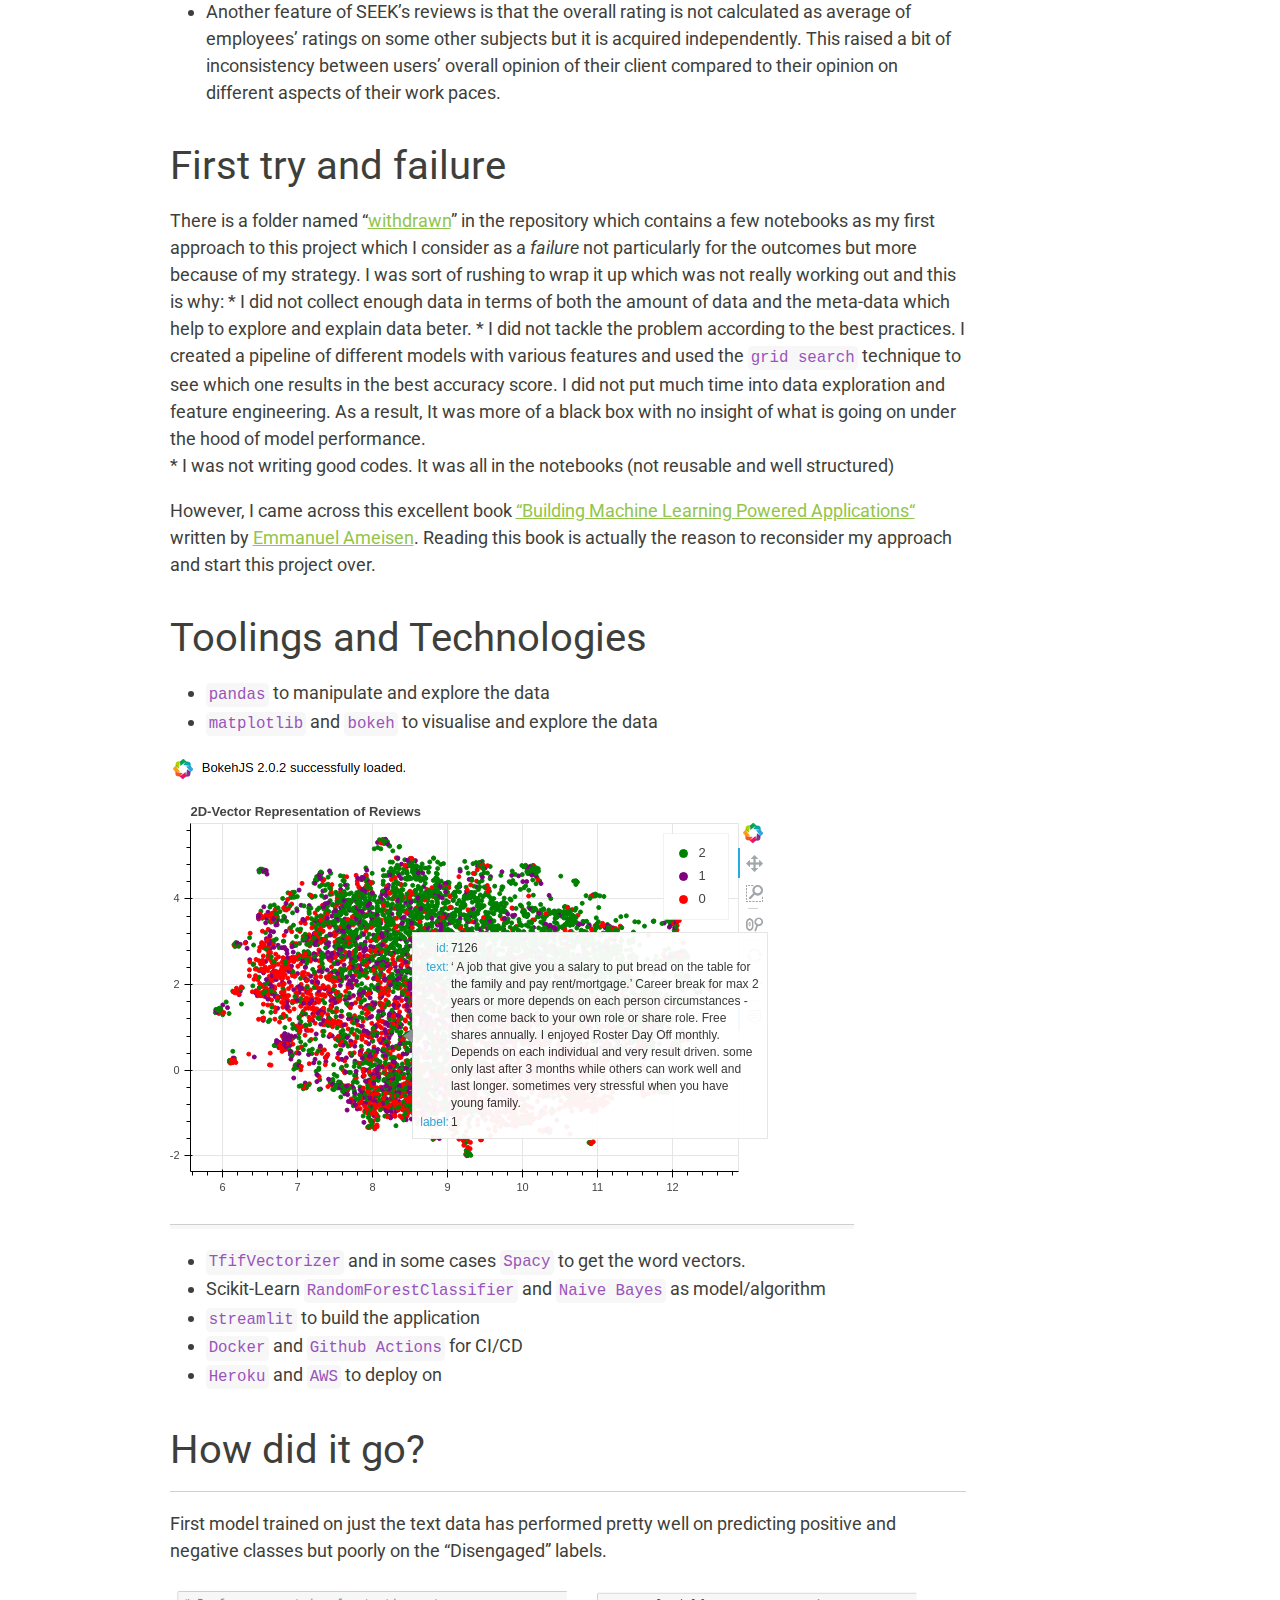
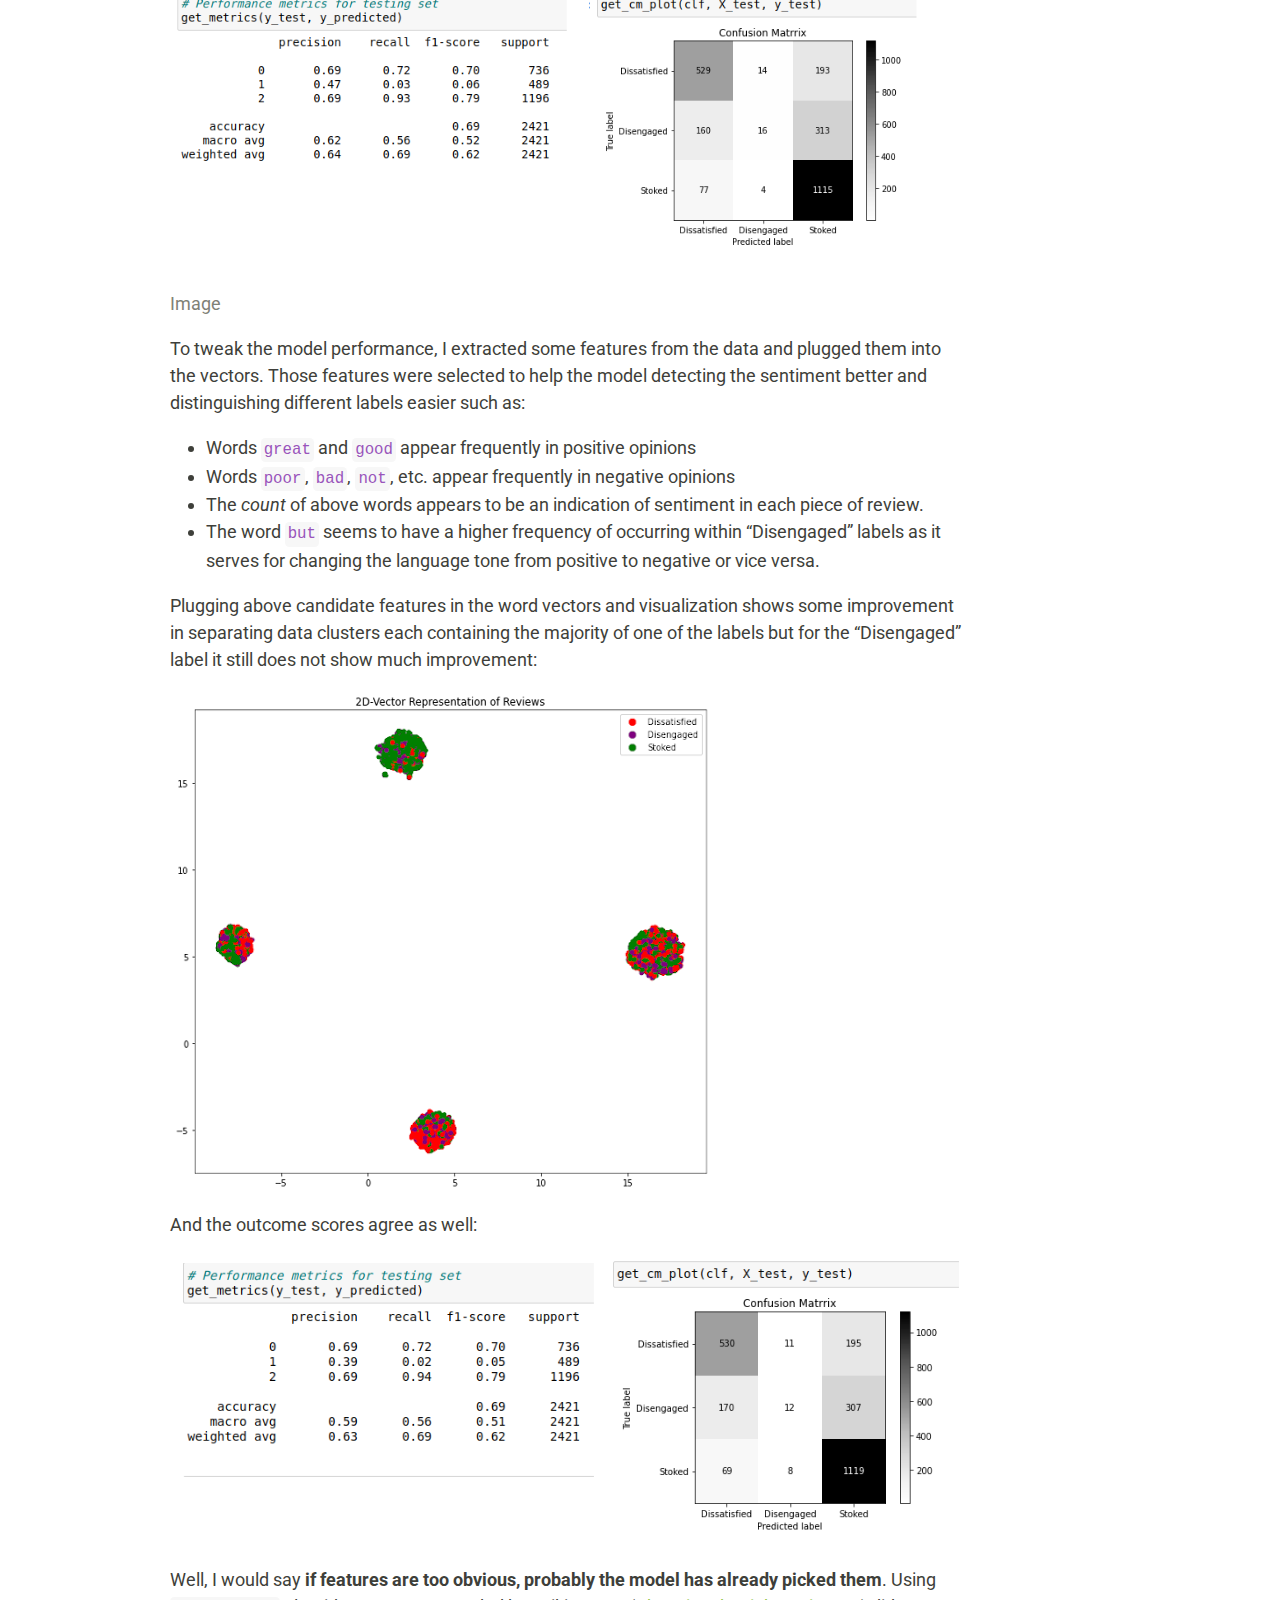
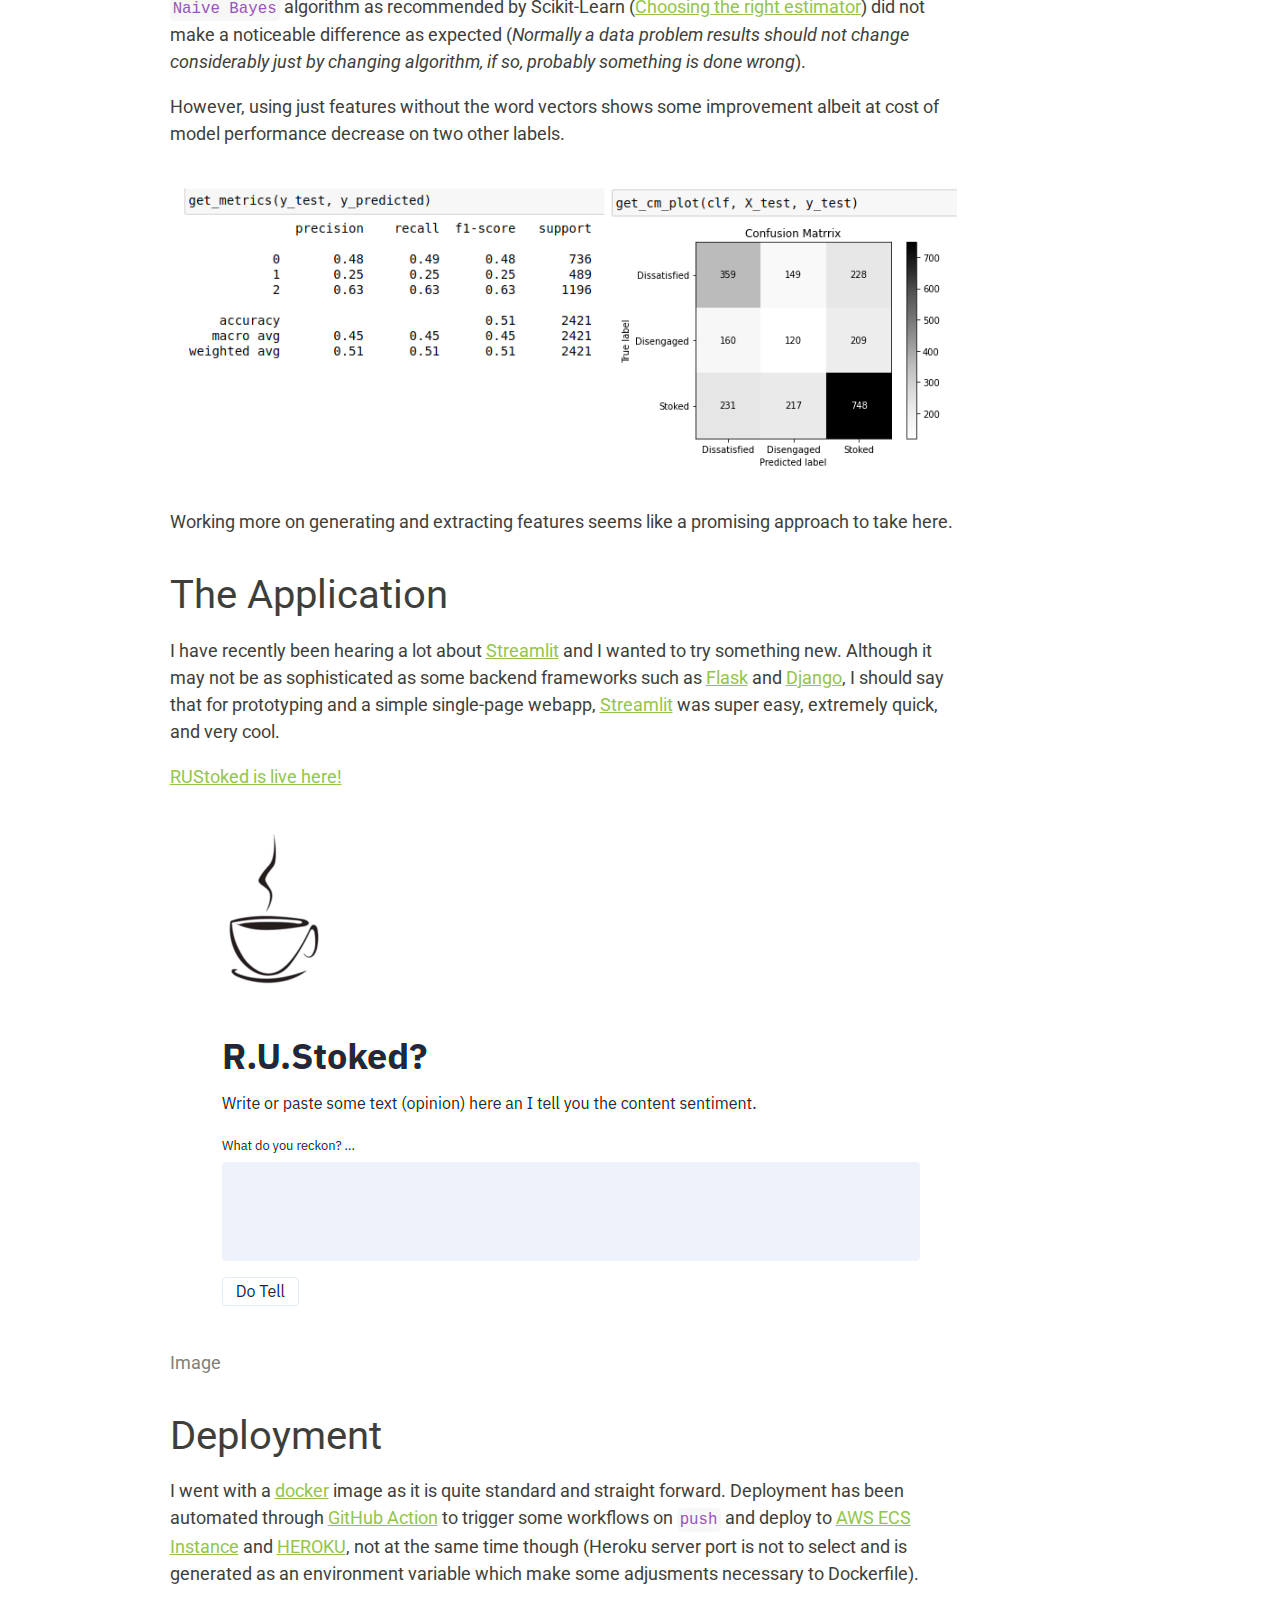
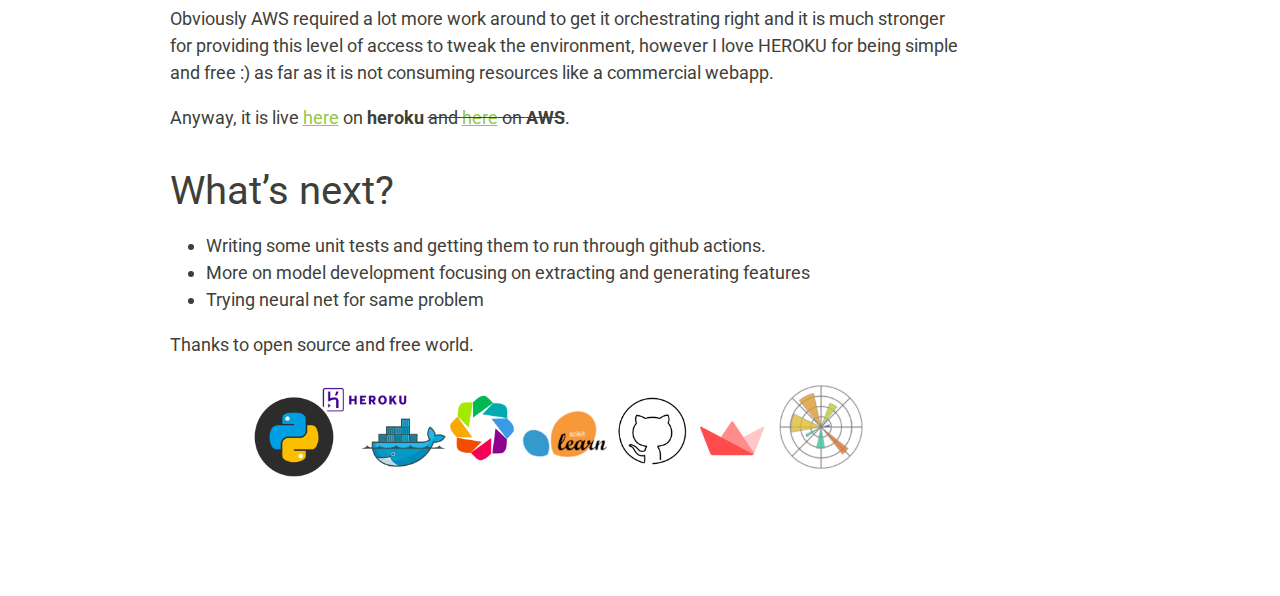
<file: posts/02-rustoked/rustoked.html>
<!DOCTYPE html>
<html xmlns="http://www.w3.org/1999/xhtml" lang="en" xml:lang="en"><head>

<meta charset="utf-8">
<meta name="generator" content="quarto-1.1.251">

<meta name="viewport" content="width=device-width, initial-scale=1.0, user-scalable=yes">

<meta name="dcterms.date" content="2021-03-17">
<meta name="description" content="An experimental NLP Project or safe to say sentiment analysis. I will walk you through an end-to-end data pipeline. From data collection through model deployment. Codes are also available on github for further exploration.">

<title>Bordar Space - R.U.Stoked</title>
<style>
code{white-space: pre-wrap;}
span.smallcaps{font-variant: small-caps;}
div.columns{display: flex; gap: min(4vw, 1.5em);}
div.column{flex: auto; overflow-x: auto;}
div.hanging-indent{margin-left: 1.5em; text-indent: -1.5em;}
ul.task-list{list-style: none;}
ul.task-list li input[type="checkbox"] {
  width: 0.8em;
  margin: 0 0.8em 0.2em -1.6em;
  vertical-align: middle;
}
</style>


<script src="../../site_libs/quarto-nav/quarto-nav.js"></script>
<script src="../../site_libs/quarto-nav/headroom.min.js"></script>
<script src="../../site_libs/clipboard/clipboard.min.js"></script>
<script src="../../site_libs/quarto-search/autocomplete.umd.js"></script>
<script src="../../site_libs/quarto-search/fuse.min.js"></script>
<script src="../../site_libs/quarto-search/quarto-search.js"></script>
<meta name="quarto:offset" content="../../">
<link href="../../images/logo.png" rel="icon" type="image/png">
<script src="../../site_libs/quarto-html/quarto.js"></script>
<script src="../../site_libs/quarto-html/popper.min.js"></script>
<script src="../../site_libs/quarto-html/tippy.umd.min.js"></script>
<script src="../../site_libs/quarto-html/anchor.min.js"></script>
<link href="../../site_libs/quarto-html/tippy.css" rel="stylesheet">
<link href="../../site_libs/quarto-html/quarto-syntax-highlighting.css" rel="stylesheet" id="quarto-text-highlighting-styles">
<script src="../../site_libs/bootstrap/bootstrap.min.js"></script>
<link href="../../site_libs/bootstrap/bootstrap-icons.css" rel="stylesheet">
<link href="../../site_libs/bootstrap/bootstrap.min.css" rel="stylesheet" id="quarto-bootstrap" data-mode="light">
<script id="quarto-search-options" type="application/json">{
  "location": "navbar",
  "copy-button": false,
  "collapse-after": 3,
  "panel-placement": "end",
  "type": "overlay",
  "limit": 20,
  "language": {
    "search-no-results-text": "No results",
    "search-matching-documents-text": "matching documents",
    "search-copy-link-title": "Copy link to search",
    "search-hide-matches-text": "Hide additional matches",
    "search-more-match-text": "more match in this document",
    "search-more-matches-text": "more matches in this document",
    "search-clear-button-title": "Clear",
    "search-detached-cancel-button-title": "Cancel",
    "search-submit-button-title": "Submit"
  }
}</script>


<link rel="stylesheet" href="../../styles.css">
</head>

<body class="nav-fixed">

<div id="quarto-search-results"></div>
  <header id="quarto-header" class="headroom fixed-top">
    <nav class="navbar navbar-expand-lg navbar-dark ">
      <div class="navbar-container container-fluid">
      <div class="navbar-brand-container">
    <a class="navbar-brand" href="../../index.html">
    <span class="navbar-title">Bordar Space</span>
    </a>
  </div>
          <button class="navbar-toggler" type="button" data-bs-toggle="collapse" data-bs-target="#navbarCollapse" aria-controls="navbarCollapse" aria-expanded="false" aria-label="Toggle navigation" onclick="if (window.quartoToggleHeadroom) { window.quartoToggleHeadroom(); }">
  <span class="navbar-toggler-icon"></span>
</button>
          <div class="collapse navbar-collapse" id="navbarCollapse">
            <ul class="navbar-nav navbar-nav-scroll ms-auto">
  <li class="nav-item">
    <a class="nav-link" href="../../about.html">About</a>
  </li>  
  <li class="nav-item compact">
    <a class="nav-link" href="https://github.com/"><i class="bi bi-github" role="img">
</i> 
 </a>
  </li>  
  <li class="nav-item compact">
    <a class="nav-link" href="https://twitter.com"><i class="bi bi-twitter" role="img">
</i> 
 </a>
  </li>  
</ul>
              <div id="quarto-search" class="" title="Search"></div>
          </div> <!-- /navcollapse -->
      </div> <!-- /container-fluid -->
    </nav>
</header>
<!-- content -->
<div id="quarto-content" class="quarto-container page-columns page-rows-contents page-layout-article page-navbar">
<!-- sidebar -->
<!-- margin-sidebar -->
    <div id="quarto-margin-sidebar" class="sidebar margin-sidebar">
        <nav id="TOC" role="doc-toc" class="toc-active">
    <h2 id="toc-title">On this page</h2>
   
  <ul>
  <li><a href="#what-about-is-this-project" id="toc-what-about-is-this-project" class="nav-link active" data-scroll-target="#what-about-is-this-project">What about is this project?</a></li>
  <li><a href="#where-does-data-come-from" id="toc-where-does-data-come-from" class="nav-link" data-scroll-target="#where-does-data-come-from">Where does data come from?</a></li>
  <li><a href="#what-are-challenges" id="toc-what-are-challenges" class="nav-link" data-scroll-target="#what-are-challenges">What are challenges?</a></li>
  <li><a href="#first-try-and-failure" id="toc-first-try-and-failure" class="nav-link" data-scroll-target="#first-try-and-failure">First try and failure</a></li>
  <li><a href="#toolings-and-technologies" id="toc-toolings-and-technologies" class="nav-link" data-scroll-target="#toolings-and-technologies">Toolings and Technologies</a></li>
  <li><a href="#how-did-it-go" id="toc-how-did-it-go" class="nav-link" data-scroll-target="#how-did-it-go">How did it go?</a></li>
  <li><a href="#the-application" id="toc-the-application" class="nav-link" data-scroll-target="#the-application">The Application</a></li>
  <li><a href="#deployment" id="toc-deployment" class="nav-link" data-scroll-target="#deployment">Deployment</a></li>
  <li><a href="#whats-next" id="toc-whats-next" class="nav-link" data-scroll-target="#whats-next">What’s next?</a></li>
  </ul>
</nav>
    </div>
<!-- main -->
<main class="content" id="quarto-document-content">

<header id="title-block-header" class="quarto-title-block default">
<div class="quarto-title">
<h1 class="title">R.U.Stoked</h1>
  </div>

<div>
  <div class="description">
    An experimental NLP Project or safe to say sentiment analysis. I will walk you through an end-to-end data pipeline. From data collection through model deployment. Codes are also available on github for further exploration.
  </div>
</div>


<div class="quarto-title-meta">

    
    <div>
    <div class="quarto-title-meta-heading">Published</div>
    <div class="quarto-title-meta-contents">
      <p class="date">March 17, 2021</p>
    </div>
  </div>
    
  </div>
  

</header>

<p><img src="images/cover.jpg" class="img-fluid"></p>
<p><br></p>
<section id="what-about-is-this-project" class="level1">
<h1>What about is this project?</h1>
<p>R.U.Stoked is a <strong>Natural Language Processing</strong> (<em>Sentiment Analysis</em> type), not a binary one though. Here I focused on detecting a third group of sentiment which I call here after <code>“Disengaged”</code>. A range of opinions which are neither <code>“Stoked”</code> nor <code>“Dissatisfied”</code>. I think detecting this group of so to speak “users/customers” can create business values in problem cases such as <strong>Churn</strong> or targeting <strong>prospect customers</strong>. Actually this idea is also kind of supported by the data. Almost exactly half of reviews rated <code>3</code> out of <code>5</code> recommended their experience to others and the other half suggested not to.</p>
<p>View the project here on <a href="https://github.com/mohsen-saki/RUStoked">Github</a>.</p>
</section>
<section id="where-does-data-come-from" class="level1">
<h1>Where does data come from?</h1>
<p>The <a href="https://github.com/mohsen-saki/RUStoked/tree/master/data">data</a> has been collected (/scraped) from <a href="https://www.seek.com.au/">SEEK</a> website. It comprises almost <code>13k</code> rows of data by which employees have expressed their feelings and opinions about their employers. I have just collected the data for a dozen of companies which have relatively had higher number of reviews. And They mostly belong to two fields of FMCG retailers and Finance/Technology industries.</p>
</section>
<section id="what-are-challenges" class="level1">
<h1>What are challenges?</h1>
<ul>
<li>Detecting a <em>neutral</em> class of sentiment in between <code>positive</code> and <code>negative</code> ones has been a bit of challenge because exploring those reviews shows that the choice of words tends to be almost similar to either positive or negative reviews.</li>
<li>Many of the reviews are written by <em>not-native English speakers</em> as they vary a lot in terms of word choices, sentence structures, comprehension, etc.</li>
<li>The SEEK template for registering reviews is asking for <code>pros</code> and <code>cons</code>. So, it has resulted in more of a list-like outcome rather than comprehensive opinions. For example in response to cons many may say “management” which clearly lacks the sentiment compared to something like “bad or poor management”.</li>
<li>Another feature of SEEK’s reviews is that the overall rating is not calculated as average of employees’ ratings on some other subjects but it is acquired independently. This raised a bit of inconsistency between users’ overall opinion of their client compared to their opinion on different aspects of their work paces.</li>
</ul>
</section>
<section id="first-try-and-failure" class="level1">
<h1>First try and failure</h1>
<p>There is a folder named “<a href="https://github.com/mohsen-saki/RUStoked/tree/master/withdrawn">withdrawn</a>” in the repository which contains a few notebooks as my first approach to this project which I consider as a <em>failure</em> not particularly for the outcomes but more because of my strategy. I was sort of rushing to wrap it up which was not really working out and this is why: * I did not collect enough data in terms of both the amount of data and the meta-data which help to explore and explain data beter. * I did not tackle the problem according to the best practices. I created a pipeline of different models with various features and used the <code>grid search</code> technique to see which one results in the best accuracy score. I did not put much time into data exploration and feature engineering. As a result, It was more of a black box with no insight of what is going on under the hood of model performance.<br>
* I was not writing good codes. It was all in the notebooks (not reusable and well structured)</p>
<p>However, I came across this excellent book <a href="https://www.oreilly.com/library/view/building-machine-learning/9781492045106/">“Building Machine Learning Powered Applications“</a> written by <a href="https://www.linkedin.com/in/ameisen/">Emmanuel Ameisen</a>. Reading this book is actually the reason to reconsider my approach and start this project over.</p>
</section>
<section id="toolings-and-technologies" class="level1">
<h1>Toolings and Technologies</h1>
<ul>
<li><code>pandas</code> to manipulate and explore the data<br>
</li>
<li><code>matplotlib</code> and <code>bokeh</code> to visualise and explore the data</li>
</ul>
<p><img src="images/explore1.png" class="img-fluid"></p>
<ul>
<li><code>TfifVectorizer</code> and in some cases <code>Spacy</code> to get the word vectors.<br>
</li>
<li>Scikit-Learn <code>RandomForestClassifier</code> and <code>Naive Bayes</code> as model/algorithm</li>
<li><code>streamlit</code> to build the application</li>
<li><code>Docker</code> and <code>Github Actions</code> for CI/CD</li>
<li><code>Heroku</code> and <code>AWS</code> to deploy on</li>
</ul>
</section>
<section id="how-did-it-go" class="level1">
<h1>How did it go?</h1>
<hr>
<p>First model trained on just the text data has performed pretty well on predicting positive and negative classes but poorly on the “Disengaged” labels.</p>
<div class="quarto-figure quarto-figure-center">
<figure class="figure">
<p><img src="images/score1.png" class="img-fluid figure-img"></p>
<p></p><figcaption class="figure-caption">Image</figcaption><p></p>
</figure>
</div>
<p>To tweak the model performance, I extracted some features from the data and plugged them into the vectors. Those features were selected to help the model detecting the sentiment better and distinguishing different labels easier such as:</p>
<ul>
<li>Words <code>great</code> and <code>good</code> appear frequently in positive opinions</li>
<li>Words <code>poor</code>, <code>bad</code>, <code>not</code>, etc. appear frequently in negative opinions</li>
<li>The <em>count</em> of above words appears to be an indication of sentiment in each piece of review.</li>
<li>The word <code>but</code> seems to have a higher frequency of occurring within “Disengaged” labels as it serves for changing the language tone from positive to negative or vice versa.</li>
</ul>
<p>Plugging above candidate features in the word vectors and visualization shows some improvement in separating data clusters each containing the majority of one of the labels but for the “Disengaged” label it still does not show much improvement:</p>
<p><img src="images/explore2.png" class="img-fluid"></p>
<p>And the outcome scores agree as well:</p>
<p><img src="images/score2.png" class="img-fluid"></p>
<p>Well, I would say <strong>if features are too obvious, probably the model has already picked them</strong>. Using <code>Naive Bayes</code> algorithm as recommended by Scikit-Learn (<a href="https://scikit-learn.org/stable/tutorial/machine_learning_map/index.html">Choosing the right estimator</a>) did not make a noticeable difference as expected (<em>Normally a data problem results should not change considerably just by changing algorithm, if so, probably something is done wrong</em>).</p>
<p>However, using just features without the word vectors shows some improvement albeit at cost of model performance decrease on two other labels.</p>
<p><img src="images/score3.png" class="img-fluid"></p>
<p>Working more on generating and extracting features seems like a promising approach to take here.</p>
</section>
<section id="the-application" class="level1">
<h1>The Application</h1>
<p>I have recently been hearing a lot about <a href="https://www.streamlit.io/">Streamlit</a> and I wanted to try something new. Although it may not be as sophisticated as some backend frameworks such as <a href="https://flask.palletsprojects.com/en/1.1.x/">Flask</a> and <a href="https://www.djangoproject.com/">Django</a>, I should say that for prototyping and a simple single-page webapp, <a href="https://www.streamlit.io/">Streamlit</a> was super easy, extremely quick, and very cool.</p>
<p><a href="https://rustoked.herokuapp.com/">RUStoked is live here!</a></p>
<div class="quarto-figure quarto-figure-center">
<figure class="figure">
<p><img src="images/app.png" class="img-fluid figure-img"></p>
<p></p><figcaption class="figure-caption">Image</figcaption><p></p>
</figure>
</div>
</section>
<section id="deployment" class="level1">
<h1>Deployment</h1>
<p>I went with a <a href="https://www.docker.com/">docker</a> image as it is quite standard and straight forward. Deployment has been automated through <a href="https://github.com/features/actions">GitHub Action</a> to trigger some workflows on <code>push</code> and deploy to <a href="https://docs.aws.amazon.com/AmazonECS/latest/developerguide/ECS_instances.html">AWS ECS Instance</a> and <a href="https://www.heroku.com/free">HEROKU</a>, not at the same time though (Heroku server port is not to select and is generated as an environment variable which make some adjusments necessary to Dockerfile).</p>
<p>Obviously AWS required a lot more work around to get it orchestrating right and it is much stronger for providing this level of access to tweak the environment, however I love HEROKU for being simple and free :) as far as it is not consuming resources like a commercial webapp.</p>
<p>Anyway, it is live <a href="https://rustoked.herokuapp.com/">here</a> on <strong>heroku</strong> <del>and <a href="">here</a> on <strong>AWS</strong></del>.</p>
</section>
<section id="whats-next" class="level1">
<h1>What’s next?</h1>
<ul>
<li>Writing some unit tests and getting them to run through github actions.</li>
<li>More on model development focusing on extracting and generating features</li>
<li>Trying neural net for same problem</li>
</ul>
<p>Thanks to open source and free world. <img src="images/foot.png" class="img-fluid" alt="Image"></p>


</section>

</main> <!-- /main -->
<script id="quarto-html-after-body" type="application/javascript">
window.document.addEventListener("DOMContentLoaded", function (event) {
  const toggleBodyColorMode = (bsSheetEl) => {
    const mode = bsSheetEl.getAttribute("data-mode");
    const bodyEl = window.document.querySelector("body");
    if (mode === "dark") {
      bodyEl.classList.add("quarto-dark");
      bodyEl.classList.remove("quarto-light");
    } else {
      bodyEl.classList.add("quarto-light");
      bodyEl.classList.remove("quarto-dark");
    }
  }
  const toggleBodyColorPrimary = () => {
    const bsSheetEl = window.document.querySelector("link#quarto-bootstrap");
    if (bsSheetEl) {
      toggleBodyColorMode(bsSheetEl);
    }
  }
  toggleBodyColorPrimary();  
  const icon = "";
  const anchorJS = new window.AnchorJS();
  anchorJS.options = {
    placement: 'right',
    icon: icon
  };
  anchorJS.add('.anchored');
  const clipboard = new window.ClipboardJS('.code-copy-button', {
    target: function(trigger) {
      return trigger.previousElementSibling;
    }
  });
  clipboard.on('success', function(e) {
    // button target
    const button = e.trigger;
    // don't keep focus
    button.blur();
    // flash "checked"
    button.classList.add('code-copy-button-checked');
    var currentTitle = button.getAttribute("title");
    button.setAttribute("title", "Copied!");
    setTimeout(function() {
      button.setAttribute("title", currentTitle);
      button.classList.remove('code-copy-button-checked');
    }, 1000);
    // clear code selection
    e.clearSelection();
  });
  function tippyHover(el, contentFn) {
    const config = {
      allowHTML: true,
      content: contentFn,
      maxWidth: 500,
      delay: 100,
      arrow: false,
      appendTo: function(el) {
          return el.parentElement;
      },
      interactive: true,
      interactiveBorder: 10,
      theme: 'quarto',
      placement: 'bottom-start'
    };
    window.tippy(el, config); 
  }
  const noterefs = window.document.querySelectorAll('a[role="doc-noteref"]');
  for (var i=0; i<noterefs.length; i++) {
    const ref = noterefs[i];
    tippyHover(ref, function() {
      // use id or data attribute instead here
      let href = ref.getAttribute('data-footnote-href') || ref.getAttribute('href');
      try { href = new URL(href).hash; } catch {}
      const id = href.replace(/^#\/?/, "");
      const note = window.document.getElementById(id);
      return note.innerHTML;
    });
  }
  var bibliorefs = window.document.querySelectorAll('a[role="doc-biblioref"]');
  for (var i=0; i<bibliorefs.length; i++) {
    const ref = bibliorefs[i];
    const cites = ref.parentNode.getAttribute('data-cites').split(' ');
    tippyHover(ref, function() {
      var popup = window.document.createElement('div');
      cites.forEach(function(cite) {
        var citeDiv = window.document.createElement('div');
        citeDiv.classList.add('hanging-indent');
        citeDiv.classList.add('csl-entry');
        var biblioDiv = window.document.getElementById('ref-' + cite);
        if (biblioDiv) {
          citeDiv.innerHTML = biblioDiv.innerHTML;
        }
        popup.appendChild(citeDiv);
      });
      return popup.innerHTML;
    });
  }
});
</script>
<script src="https://utteranc.es/client.js" repo="mohsen-saki/bordar_space" issue-term="pathname" theme="github-light" crossorigin="anonymous" async="">
</script>
</div> <!-- /content -->



</body></html>
</file>
<file: site_libs/quarto-html/tippy.css>
.tippy-box[data-animation=fade][data-state=hidden]{opacity:0}[data-tippy-root]{max-width:calc(100vw - 10px)}.tippy-box{position:relative;background-color:#333;color:#fff;border-radius:4px;font-size:14px;line-height:1.4;white-space:normal;outline:0;transition-property:transform,visibility,opacity}.tippy-box[data-placement^=top]>.tippy-arrow{bottom:0}.tippy-box[data-placement^=top]>.tippy-arrow:before{bottom:-7px;left:0;border-width:8px 8px 0;border-top-color:initial;transform-origin:center top}.tippy-box[data-placement^=bottom]>.tippy-arrow{top:0}.tippy-box[data-placement^=bottom]>.tippy-arrow:before{top:-7px;left:0;border-width:0 8px 8px;border-bottom-color:initial;transform-origin:center bottom}.tippy-box[data-placement^=left]>.tippy-arrow{right:0}.tippy-box[data-placement^=left]>.tippy-arrow:before{border-width:8px 0 8px 8px;border-left-color:initial;right:-7px;transform-origin:center left}.tippy-box[data-placement^=right]>.tippy-arrow{left:0}.tippy-box[data-placement^=right]>.tippy-arrow:before{left:-7px;border-width:8px 8px 8px 0;border-right-color:initial;transform-origin:center right}.tippy-box[data-inertia][data-state=visible]{transition-timing-function:cubic-bezier(.54,1.5,.38,1.11)}.tippy-arrow{width:16px;height:16px;color:#333}.tippy-arrow:before{content:"";position:absolute;border-color:transparent;border-style:solid}.tippy-content{position:relative;padding:5px 9px;z-index:1}
</file>
<file: site_libs/quarto-html/quarto-syntax-highlighting.css>
/* quarto syntax highlight colors */
:root {
  --quarto-hl-ot-color: #003B4F;
  --quarto-hl-at-color: #657422;
  --quarto-hl-ss-color: #20794D;
  --quarto-hl-an-color: #5E5E5E;
  --quarto-hl-fu-color: #4758AB;
  --quarto-hl-st-color: #20794D;
  --quarto-hl-cf-color: #003B4F;
  --quarto-hl-op-color: #5E5E5E;
  --quarto-hl-er-color: #AD0000;
  --quarto-hl-bn-color: #AD0000;
  --quarto-hl-al-color: #AD0000;
  --quarto-hl-va-color: #111111;
  --quarto-hl-bu-color: inherit;
  --quarto-hl-ex-color: inherit;
  --quarto-hl-pp-color: #AD0000;
  --quarto-hl-in-color: #5E5E5E;
  --quarto-hl-vs-color: #20794D;
  --quarto-hl-wa-color: #5E5E5E;
  --quarto-hl-do-color: #5E5E5E;
  --quarto-hl-im-color: #00769E;
  --quarto-hl-ch-color: #20794D;
  --quarto-hl-dt-color: #AD0000;
  --quarto-hl-fl-color: #AD0000;
  --quarto-hl-co-color: #5E5E5E;
  --quarto-hl-cv-color: #5E5E5E;
  --quarto-hl-cn-color: #8f5902;
  --quarto-hl-sc-color: #5E5E5E;
  --quarto-hl-dv-color: #AD0000;
  --quarto-hl-kw-color: #003B4F;
}

/* other quarto variables */
:root {
  --quarto-font-monospace: SFMono-Regular, Menlo, Monaco, Consolas, "Liberation Mono", "Courier New", monospace;
}

pre > code.sourceCode > span {
  color: #003B4F;
}

code span {
  color: #003B4F;
}

code.sourceCode > span {
  color: #003B4F;
}

div.sourceCode,
div.sourceCode pre.sourceCode {
  color: #003B4F;
}

code span.ot {
  color: #003B4F;
}

code span.at {
  color: #657422;
}

code span.ss {
  color: #20794D;
}

code span.an {
  color: #5E5E5E;
}

code span.fu {
  color: #4758AB;
}

code span.st {
  color: #20794D;
}

code span.cf {
  color: #003B4F;
}

code span.op {
  color: #5E5E5E;
}

code span.er {
  color: #AD0000;
}

code span.bn {
  color: #AD0000;
}

code span.al {
  color: #AD0000;
}

code span.va {
  color: #111111;
}

code span.pp {
  color: #AD0000;
}

code span.in {
  color: #5E5E5E;
}

code span.vs {
  color: #20794D;
}

code span.wa {
  color: #5E5E5E;
  font-style: italic;
}

code span.do {
  color: #5E5E5E;
  font-style: italic;
}

code span.im {
  color: #00769E;
}

code span.ch {
  color: #20794D;
}

code span.dt {
  color: #AD0000;
}

code span.fl {
  color: #AD0000;
}

code span.co {
  color: #5E5E5E;
}

code span.cv {
  color: #5E5E5E;
  font-style: italic;
}

code span.cn {
  color: #8f5902;
}

code span.sc {
  color: #5E5E5E;
}

code span.dv {
  color: #AD0000;
}

code span.kw {
  color: #003B4F;
}

.prevent-inlining {
  content: "</";
}

/*# sourceMappingURL=debc5d5d77c3f9108843748ff7464032.css.map */
</file>
<file: styles.css>
/* css styles */
</file>
